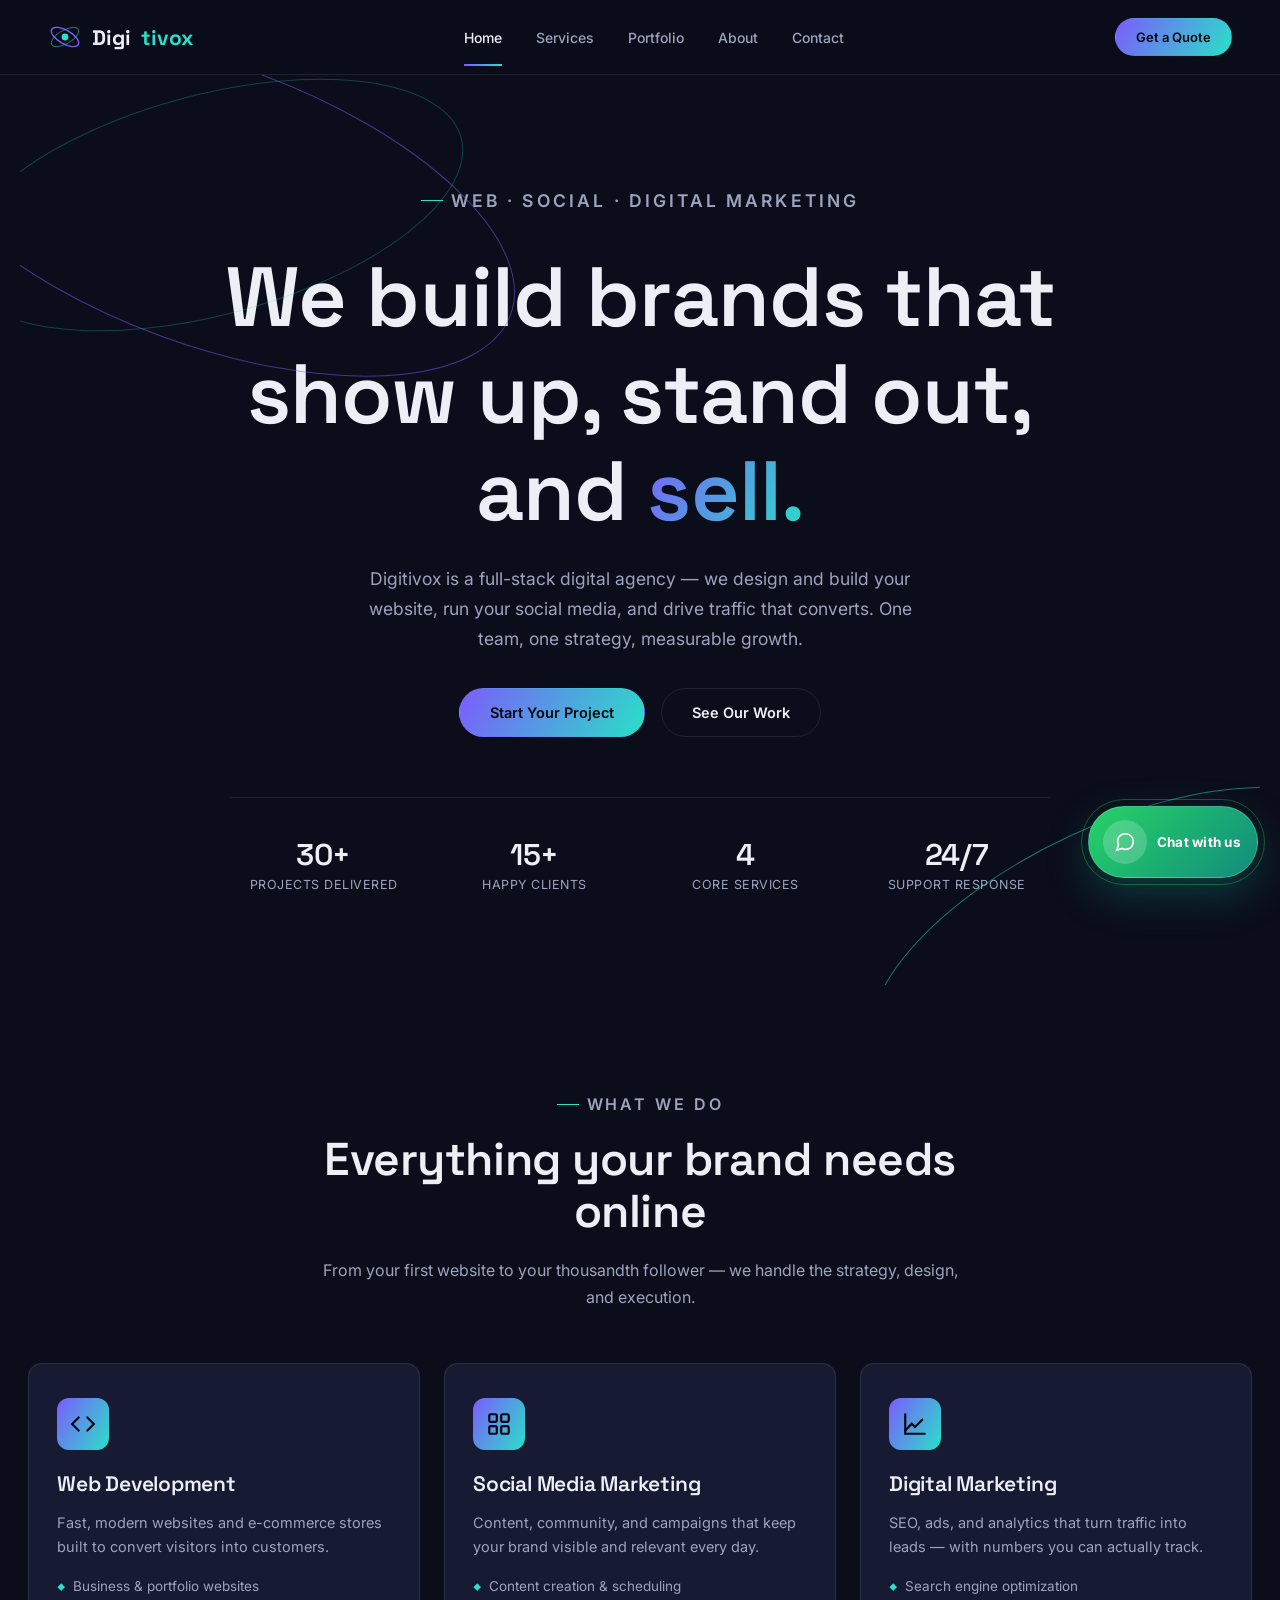
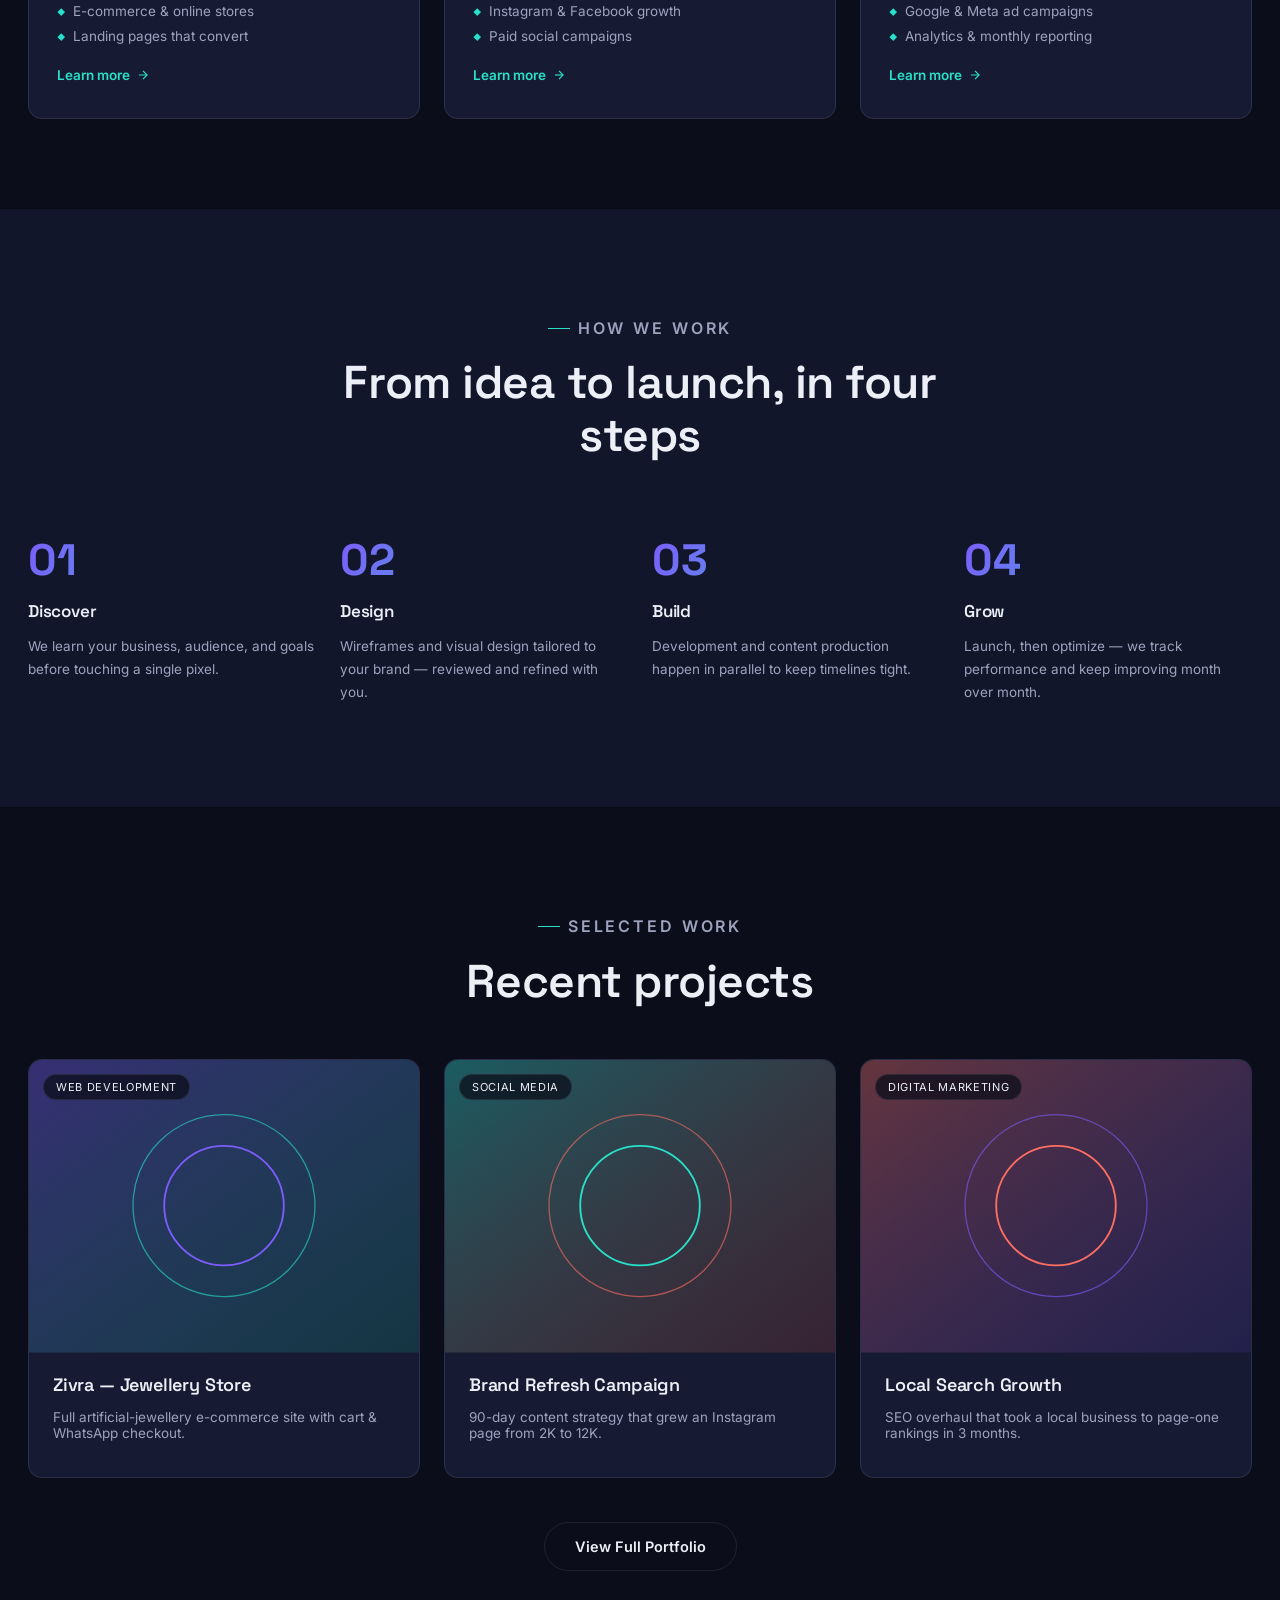
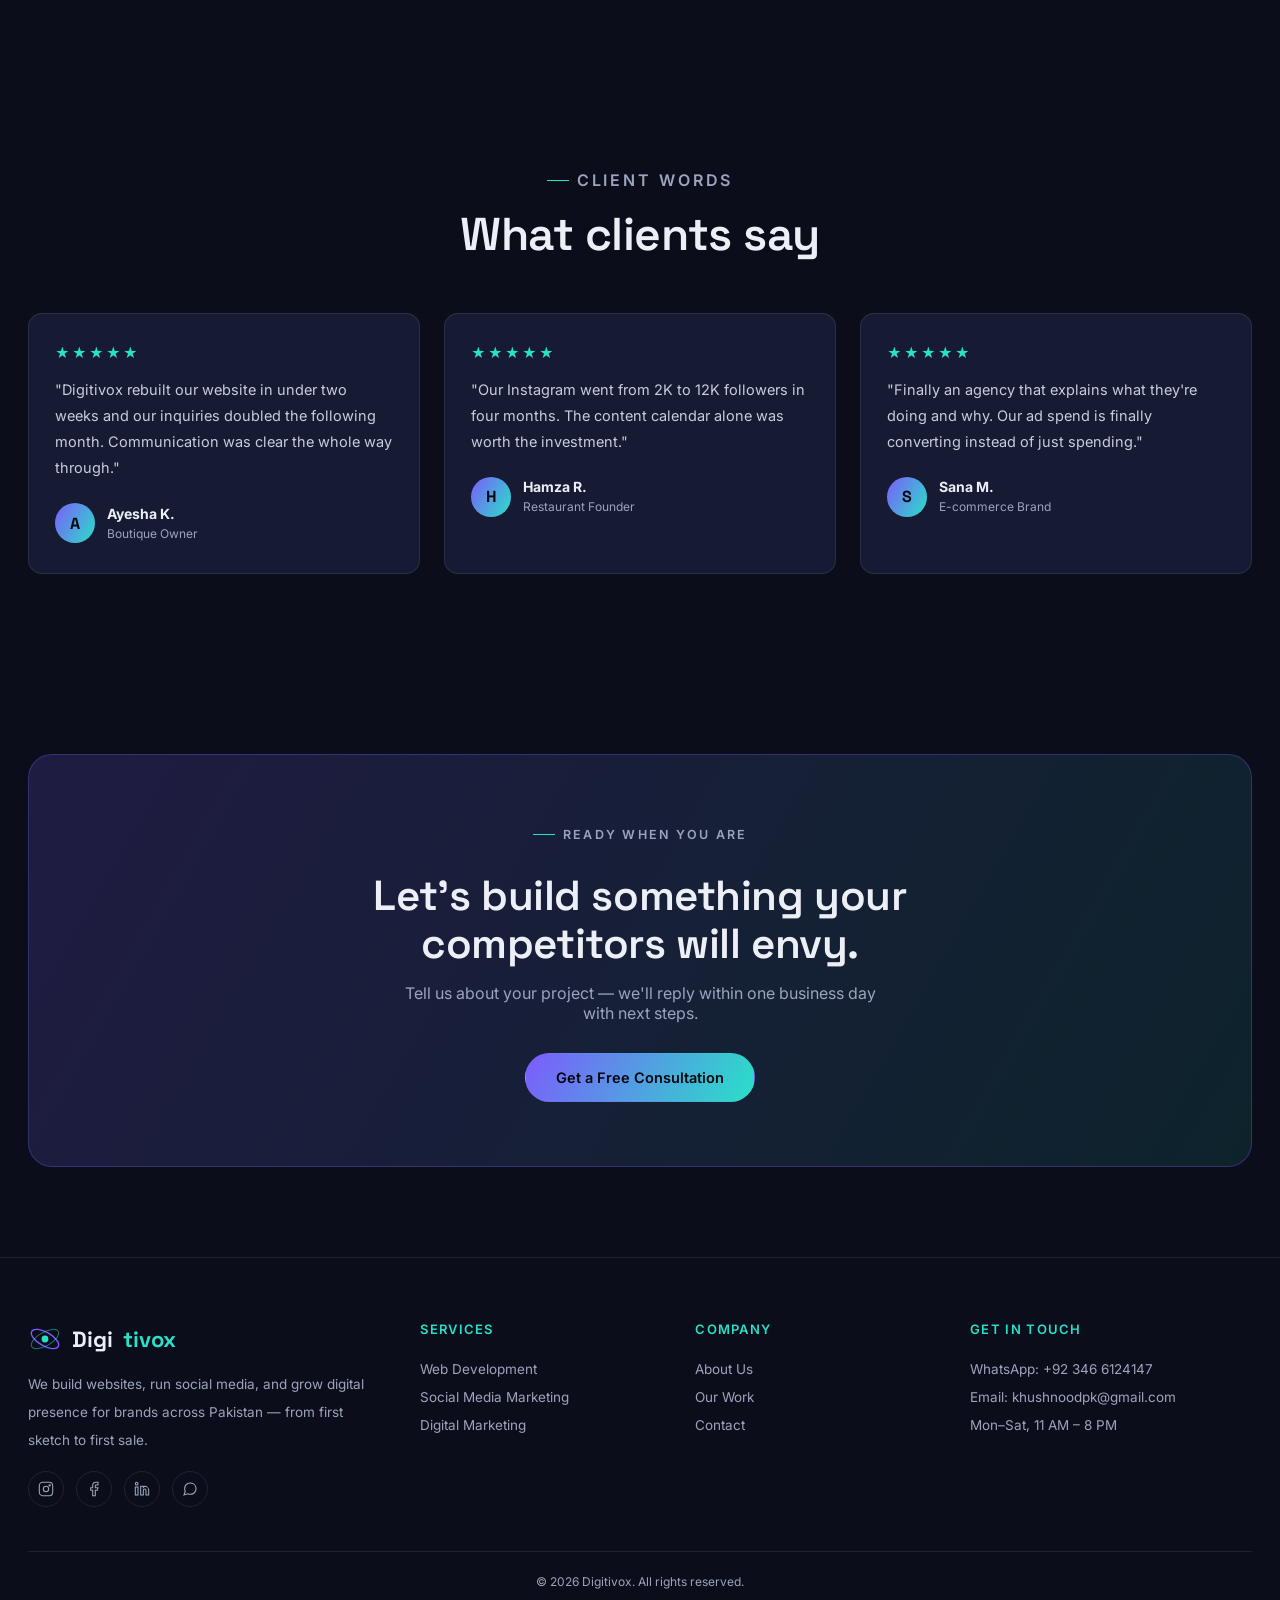
<file: index.html>
<!DOCTYPE html>
<html lang="en">
<head>
<meta charset="UTF-8">
<meta name="viewport" content="width=device-width, initial-scale=1.0">
<title>Digitivox — Web Development, Social & Digital Marketing Agency</title>
<meta name="description" content="Digitivox builds websites and runs social media & digital marketing campaigns that grow your brand. Based in Pakistan, working worldwide.">
<link rel="stylesheet" href="css/style.css?v=20260719">
</head>
<body>

<header class="site-header">
  <div class="header-inner">
    <a href="index.html" class="logo">
      <span class="orbit-mark"><svg viewBox="0 0 40 40" fill="none">
        <circle cx="20" cy="20" r="4" fill="#29E0C8"/>
        <ellipse cx="20" cy="20" rx="18" ry="8" stroke="#7C5CFC" stroke-width="1.6" transform="rotate(30 20 20)"/>
        <ellipse cx="20" cy="20" rx="18" ry="8" stroke="#29E0C8" stroke-width="1.2" opacity="0.5" transform="rotate(-30 20 20)"/>
      </svg></span>
      Digi<span>tivox</span>
    </a>
    <button class="menu-toggle" aria-label="Toggle menu"><span></span><span></span><span></span></button>
    <nav class="main-nav">
      <ul>
        <li><a href="index.html" class="active">Home</a></li>
        <li><a href="services.html">Services</a></li>
        <li><a href="portfolio.html">Portfolio</a></li>
        <li><a href="about.html">About</a></li>
        <li><a href="contact.html">Contact</a></li>
      </ul>
    </nav>
    <a href="contact.html" class="btn btn-primary btn-sm">Get a Quote</a>
  </div>
</header>

<section class="hero">
  <div class="bg-orbits">
    <svg width="700" height="700" viewBox="0 0 700 700" style="top:-220px;left:-160px;">
      <ellipse cx="350" cy="350" rx="320" ry="140" stroke="#7C5CFC" stroke-width="1" fill="none" transform="rotate(20 350 350)"/>
      <ellipse cx="350" cy="350" rx="260" ry="110" stroke="#29E0C8" stroke-width="1" fill="none" opacity="0.5" transform="rotate(-15 350 350)"/>
    </svg>
    <svg width="600" height="600" viewBox="0 0 600 600" style="bottom:-260px;right:-160px;">
      <ellipse cx="300" cy="300" rx="270" ry="120" stroke="#29E0C8" stroke-width="1" fill="none" transform="rotate(-25 300 300)"/>
    </svg>
  </div>
  <p class="eyebrow" style="justify-content:center;">Web · Social · Digital Marketing</p>
  <h1>We build brands that show up, stand out, and <span class="gradient-text">sell.</span></h1>
  <p>Digitivox is a full-stack digital agency — we design and build your website, run your social media, and drive traffic that converts. One team, one strategy, measurable growth.</p>
  <div class="hero-cta">
    <a href="contact.html" class="btn btn-primary">Start Your Project</a>
    <a href="portfolio.html" class="btn btn-outline">See Our Work</a>
  </div>
  <div class="hero-stats">
    <div><h3>30+</h3><p>Projects Delivered</p></div>
    <div><h3>15+</h3><p>Happy Clients</p></div>
    <div><h3>4</h3><p>Core Services</p></div>
    <div><h3>24/7</h3><p>Support Response</p></div>
  </div>
</section>

<section class="section" id="services">
  <div class="section-head">
    <p class="eyebrow" style="justify-content:center;">What We Do</p>
    <h2>Everything your brand needs online</h2>
    <p>From your first website to your thousandth follower — we handle the strategy, design, and execution.</p>
  </div>
  <div class="services-grid">
    <article class="service-card">
      <div class="service-icon"><svg viewBox="0 0 24 24" fill="none" stroke-width="2" stroke-linecap="round"><polyline points="16 18 22 12 16 6"/><polyline points="8 6 2 12 8 18"/></svg></div>
      <h3>Web Development</h3>
      <p>Fast, modern websites and e-commerce stores built to convert visitors into customers.</p>
      <ul>
        <li>Business & portfolio websites</li>
        <li>E-commerce & online stores</li>
        <li>Landing pages that convert</li>
      </ul>
      <a href="services.html#web-dev" class="service-link">Learn more <svg viewBox="0 0 24 24" fill="none" stroke="currentColor" stroke-width="2"><line x1="5" y1="12" x2="19" y2="12"/><polyline points="12 5 19 12 12 19"/></svg></a>
    </article>
    <article class="service-card">
      <div class="service-icon"><svg viewBox="0 0 24 24" fill="none" stroke-width="2" stroke-linecap="round"><rect x="3" y="3" width="7" height="7" rx="1.5"/><rect x="14" y="3" width="7" height="7" rx="1.5"/><rect x="3" y="14" width="7" height="7" rx="1.5"/><rect x="14" y="14" width="7" height="7" rx="1.5"/></svg></div>
      <h3>Social Media Marketing</h3>
      <p>Content, community, and campaigns that keep your brand visible and relevant every day.</p>
      <ul>
        <li>Content creation & scheduling</li>
        <li>Instagram & Facebook growth</li>
        <li>Paid social campaigns</li>
      </ul>
      <a href="services.html#social-media" class="service-link">Learn more <svg viewBox="0 0 24 24" fill="none" stroke="currentColor" stroke-width="2"><line x1="5" y1="12" x2="19" y2="12"/><polyline points="12 5 19 12 12 19"/></svg></a>
    </article>
    <article class="service-card">
      <div class="service-icon"><svg viewBox="0 0 24 24" fill="none" stroke-width="2" stroke-linecap="round"><path d="M3 3v18h18"/><path d="M18.7 8 12 14.7l-3-3L3 18"/></svg></div>
      <h3>Digital Marketing</h3>
      <p>SEO, ads, and analytics that turn traffic into leads — with numbers you can actually track.</p>
      <ul>
        <li>Search engine optimization</li>
        <li>Google & Meta ad campaigns</li>
        <li>Analytics & monthly reporting</li>
      </ul>
      <a href="services.html#digital-marketing" class="service-link">Learn more <svg viewBox="0 0 24 24" fill="none" stroke="currentColor" stroke-width="2"><line x1="5" y1="12" x2="19" y2="12"/><polyline points="12 5 19 12 12 19"/></svg></a>
    </article>
  </div>
</section>

<section class="section" style="background:var(--bg-elevated);">
  <div class="section-head">
    <p class="eyebrow" style="justify-content:center;">How We Work</p>
    <h2>From idea to launch, in four steps</h2>
  </div>
  <div class="process-row">
    <div class="process-step"><span class="process-num">01</span><h4>Discover</h4><p>We learn your business, audience, and goals before touching a single pixel.</p></div>
    <div class="process-step"><span class="process-num">02</span><h4>Design</h4><p>Wireframes and visual design tailored to your brand — reviewed and refined with you.</p></div>
    <div class="process-step"><span class="process-num">03</span><h4>Build</h4><p>Development and content production happen in parallel to keep timelines tight.</p></div>
    <div class="process-step"><span class="process-num">04</span><h4>Grow</h4><p>Launch, then optimize — we track performance and keep improving month over month.</p></div>
  </div>
</section>

<section class="section">
  <div class="section-head">
    <p class="eyebrow" style="justify-content:center;">Selected Work</p>
    <h2>Recent projects</h2>
  </div>
  <div class="work-grid" id="workPreview"></div>
  <div style="text-align:center;margin-top:44px;">
    <a href="portfolio.html" class="btn btn-outline">View Full Portfolio</a>
  </div>
</section>

<section class="section">
  <div class="section-head">
    <p class="eyebrow" style="justify-content:center;">Client Words</p>
    <h2>What clients say</h2>
  </div>
  <div class="testi-grid">
    <div class="testi-card">
      <div class="testi-stars">★★★★★</div>
      <p>"Digitivox rebuilt our website in under two weeks and our inquiries doubled the following month. Communication was clear the whole way through."</p>
      <div class="testi-person"><div class="testi-avatar">A</div><div><h5>Ayesha K.</h5><span>Boutique Owner</span></div></div>
    </div>
    <div class="testi-card">
      <div class="testi-stars">★★★★★</div>
      <p>"Our Instagram went from 2K to 12K followers in four months. The content calendar alone was worth the investment."</p>
      <div class="testi-person"><div class="testi-avatar">H</div><div><h5>Hamza R.</h5><span>Restaurant Founder</span></div></div>
    </div>
    <div class="testi-card">
      <div class="testi-stars">★★★★★</div>
      <p>"Finally an agency that explains what they're doing and why. Our ad spend is finally converting instead of just spending."</p>
      <div class="testi-person"><div class="testi-avatar">S</div><div><h5>Sana M.</h5><span>E-commerce Brand</span></div></div>
    </div>
  </div>
</section>

<section class="section">
  <div class="cta-banner">
    <p class="eyebrow" style="justify-content:center;">Ready When You Are</p>
    <h2>Let's build something your competitors will envy.</h2>
    <p>Tell us about your project — we'll reply within one business day with next steps.</p>
    <a href="contact.html" class="btn btn-primary">Get a Free Consultation</a>
  </div>
</section>

<footer class="site-footer" id="footer"></footer>

<script src="js/main.js?v=20260719"></script>
<script>
  const featured = [
    { title: "Zivra — Jewellery Store", tag: "Web Development", desc: "Full artificial-jewellery e-commerce site with cart & WhatsApp checkout.", c1: "#7C5CFC", c2: "#29E0C8" },
    { title: "Brand Refresh Campaign", tag: "Social Media", desc: "90-day content strategy that grew an Instagram page from 2K to 12K.", c1: "#29E0C8", c2: "#FF6F61" },
    { title: "Local Search Growth", tag: "Digital Marketing", desc: "SEO overhaul that took a local business to page-one rankings in 3 months.", c1: "#FF6F61", c2: "#7C5CFC" },
  ];
  document.getElementById("workPreview").innerHTML = featured.map(w => `
    <article class="work-card">
      <div class="work-media">
        <span class="work-tag">${w.tag}</span>
        <svg viewBox="0 0 300 225" preserveAspectRatio="xMidYMid slice">
          <defs><linearGradient id="g-${w.title.replace(/\s/g,'')}" x1="0" y1="0" x2="1" y2="1">
            <stop offset="0" stop-color="${w.c1}" stop-opacity="0.35"/><stop offset="1" stop-color="${w.c2}" stop-opacity="0.15"/>
          </linearGradient></defs>
          <rect width="300" height="225" fill="#12162B"/>
          <rect width="300" height="225" fill="url(#g-${w.title.replace(/\s/g,'')})"/>
          <circle cx="150" cy="112" r="46" fill="none" stroke="${w.c1}" stroke-width="1.4"/>
          <circle cx="150" cy="112" r="70" fill="none" stroke="${w.c2}" stroke-width="1" opacity="0.6"/>
        </svg>
      </div>
      <div class="work-body"><h3>${w.title}</h3><p>${w.desc}</p></div>
    </article>
  `).join("");
</script>
<a href="https://wa.me/923466124147" target="_blank" rel="noopener" class="whatsapp-float" aria-label="Chat on WhatsApp">
  <span class="whatsapp-float__icon">
    <svg viewBox="0 0 24 24" fill="none" stroke="currentColor" stroke-width="1.8">
      <path d="M21 11.5a8.38 8.38 0 0 1-.9 3.8 8.5 8.5 0 0 1-7.6 4.7 8.38 8.38 0 0 1-3.8-.9L3 21l1.9-5.7a8.38 8.38 0 0 1-.9-3.8 8.5 8.5 0 0 1 4.7-7.6 8.38 8.38 0 0 1 3.8-.9h.5a8.48 8.48 0 0 1 8 8v.5z"/>
    </svg>
  </span>
  <span class="whatsapp-float__label">Chat with us</span>
</a>
</body>
</html>
</file>
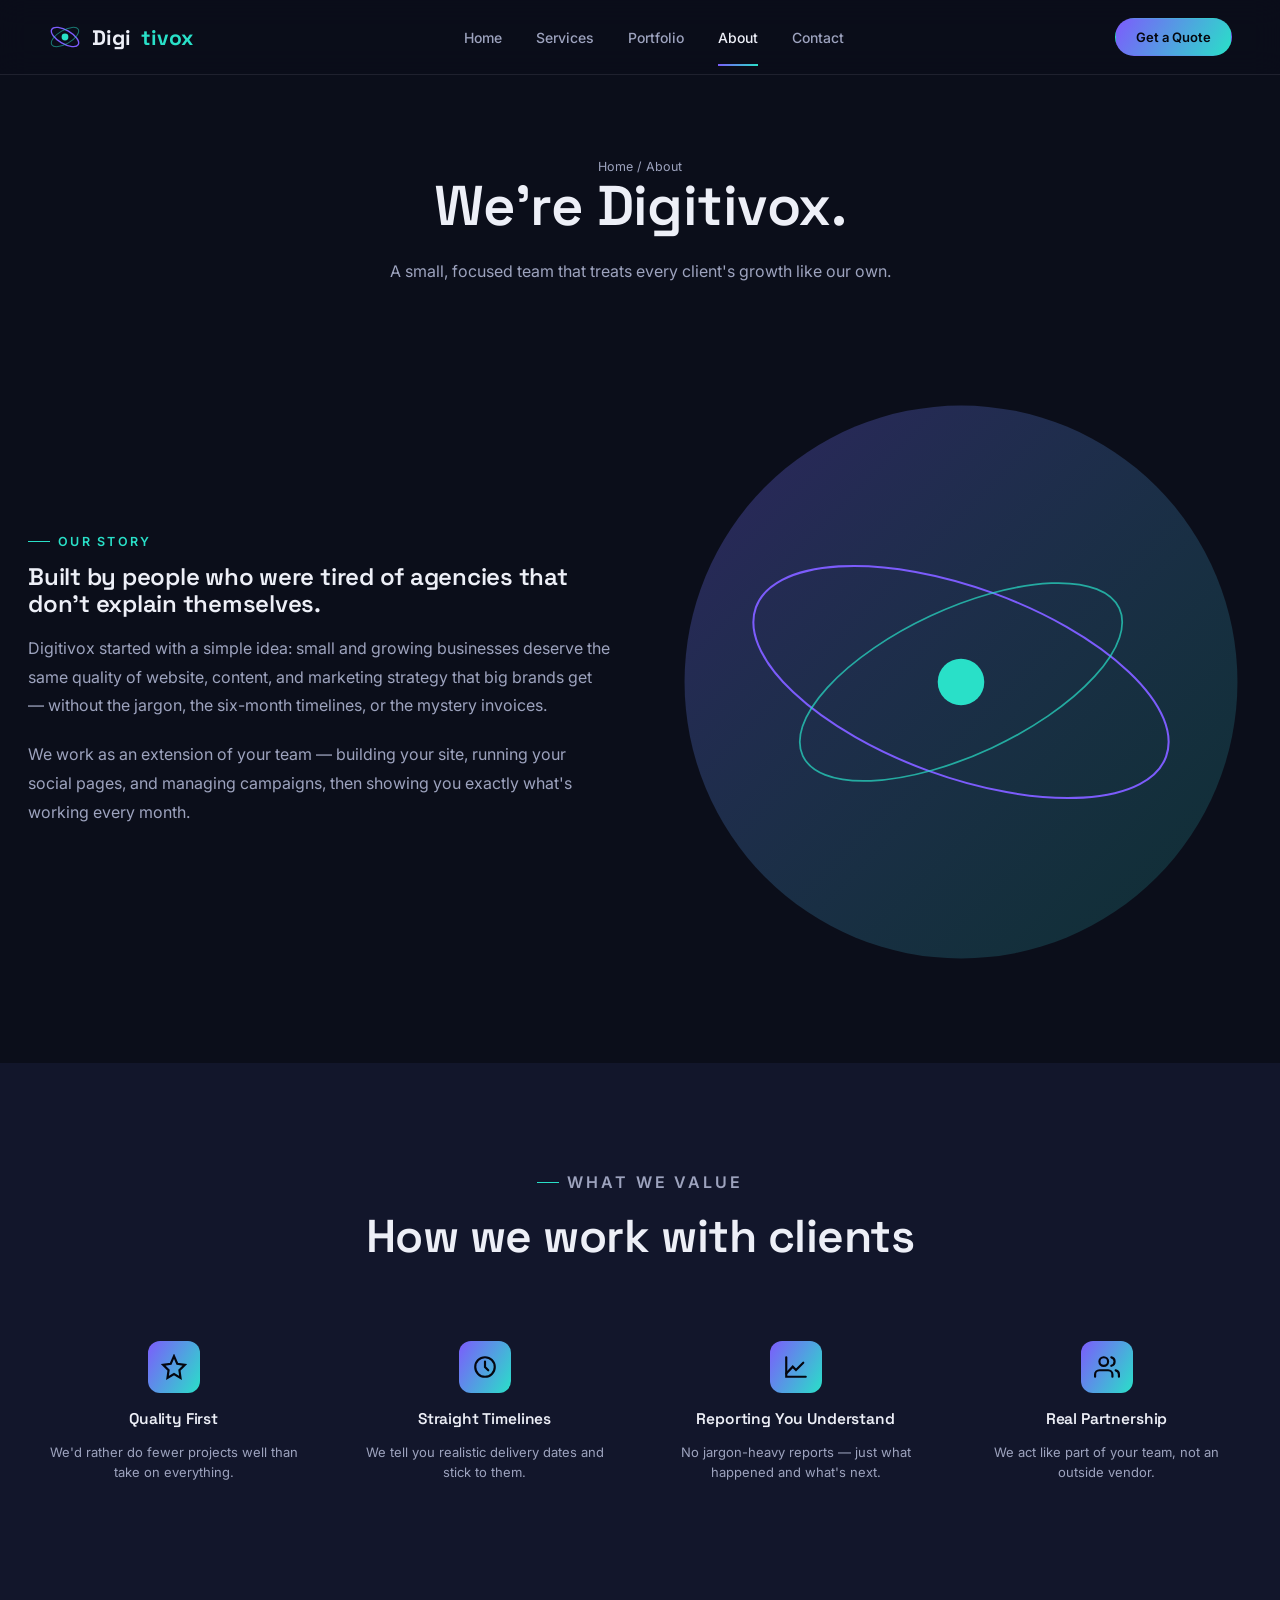
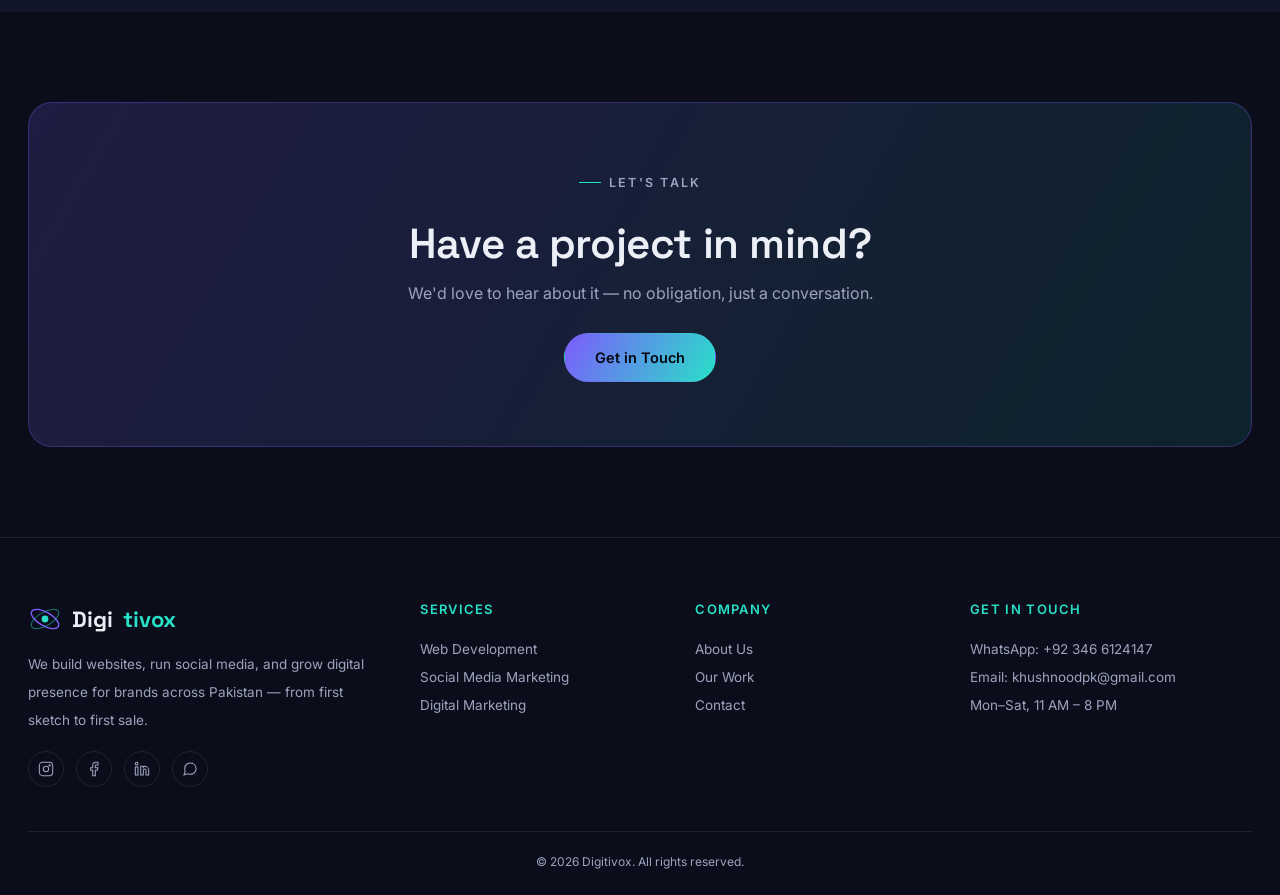
<file: about.html>
<!DOCTYPE html>
<html lang="en">
<head>
<meta charset="UTF-8">
<meta name="viewport" content="width=device-width, initial-scale=1.0">
<title>About Us — Digitivox</title>
<meta name="description" content="Digitivox is a digital agency offering web development, social media marketing, and digital marketing services.">
<link rel="stylesheet" href="css/style.css">
</head>
<body>

<header class="site-header">
  <div class="header-inner">
    <a href="index.html" class="logo">
      <span class="orbit-mark"><svg viewBox="0 0 40 40" fill="none">
        <circle cx="20" cy="20" r="4" fill="#29E0C8"/>
        <ellipse cx="20" cy="20" rx="18" ry="8" stroke="#7C5CFC" stroke-width="1.6" transform="rotate(30 20 20)"/>
        <ellipse cx="20" cy="20" rx="18" ry="8" stroke="#29E0C8" stroke-width="1.2" opacity="0.5" transform="rotate(-30 20 20)"/>
      </svg></span>
      Digi<span>tivox</span>
    </a>
    <button class="menu-toggle" aria-label="Toggle menu"><span></span><span></span><span></span></button>
    <nav class="main-nav">
      <ul>
        <li><a href="index.html">Home</a></li>
        <li><a href="services.html">Services</a></li>
        <li><a href="portfolio.html">Portfolio</a></li>
        <li><a href="about.html" class="active">About</a></li>
        <li><a href="contact.html">Contact</a></li>
      </ul>
    </nav>
    <a href="contact.html" class="btn btn-primary btn-sm">Get a Quote</a>
  </div>
</header>

<div class="page-head">
  <p class="breadcrumb"><a href="index.html">Home</a> / About</p>
  <h1>We're Digitivox.</h1>
  <p>A small, focused team that treats every client's growth like our own.</p>
</div>

<section class="section">
  <div class="about-grid">
    <div>
      <p class="eyebrow">Our Story</p>
      <h2>Built by people who were tired of agencies that don't explain themselves.</h2>
      <p style="color:var(--text-dim);line-height:1.8;margin-bottom:20px;">Digitivox started with a simple idea: small and growing businesses deserve the same quality of website, content, and marketing strategy that big brands get — without the jargon, the six-month timelines, or the mystery invoices.</p>
      <p style="color:var(--text-dim);line-height:1.8;">We work as an extension of your team — building your site, running your social pages, and managing campaigns, then showing you exactly what's working every month.</p>
    </div>
    <div class="about-art">
      <svg viewBox="0 0 400 400" width="100%">
        <defs><linearGradient id="aboutGrad" x1="0" y1="0" x2="1" y2="1"><stop offset="0" stop-color="#7C5CFC" stop-opacity="0.3"/><stop offset="1" stop-color="#29E0C8" stop-opacity="0.15"/></linearGradient></defs>
        <circle cx="200" cy="200" r="190" fill="url(#aboutGrad)"/>
        <ellipse cx="200" cy="200" rx="150" ry="65" stroke="#7C5CFC" stroke-width="1.4" fill="none" transform="rotate(20 200 200)"/>
        <ellipse cx="200" cy="200" rx="120" ry="50" stroke="#29E0C8" stroke-width="1.2" fill="none" opacity="0.7" transform="rotate(-25 200 200)"/>
        <circle cx="200" cy="200" r="16" fill="#29E0C8"/>
      </svg>
    </div>
  </div>
</section>

<section class="section" style="background:var(--bg-elevated);">
  <div class="section-head">
    <p class="eyebrow" style="justify-content:center;">What We Value</p>
    <h2>How we work with clients</h2>
  </div>
  <div class="value-grid">
    <div class="value-card">
      <div class="service-icon"><svg viewBox="0 0 24 24" fill="none" stroke-width="2" stroke-linecap="round"><path d="M12 2 15 9 22 10 17 15 18 22 12 18.5 6 22 7 15 2 10 9 9 12 2Z"/></svg></div>
      <h4>Quality First</h4>
      <p>We'd rather do fewer projects well than take on everything.</p>
    </div>
    <div class="value-card">
      <div class="service-icon"><svg viewBox="0 0 24 24" fill="none" stroke-width="2" stroke-linecap="round"><circle cx="12" cy="12" r="9"/><path d="M12 7v5l3 3"/></svg></div>
      <h4>Straight Timelines</h4>
      <p>We tell you realistic delivery dates and stick to them.</p>
    </div>
    <div class="value-card">
      <div class="service-icon"><svg viewBox="0 0 24 24" fill="none" stroke-width="2" stroke-linecap="round"><path d="M3 3v18h18"/><path d="M18.7 8 12 14.7l-3-3L3 18"/></svg></div>
      <h4>Reporting You Understand</h4>
      <p>No jargon-heavy reports — just what happened and what's next.</p>
    </div>
    <div class="value-card">
      <div class="service-icon"><svg viewBox="0 0 24 24" fill="none" stroke-width="2" stroke-linecap="round"><path d="M17 21v-2a4 4 0 0 0-4-4H5a4 4 0 0 0-4 4v2"/><circle cx="9" cy="7" r="4"/><path d="M23 21v-2a4 4 0 0 0-3-3.87"/><path d="M16 3.13a4 4 0 0 1 0 7.75"/></svg></div>
      <h4>Real Partnership</h4>
      <p>We act like part of your team, not an outside vendor.</p>
    </div>
  </div>
</section>

<section class="section">
  <div class="cta-banner">
    <p class="eyebrow" style="justify-content:center;">Let's Talk</p>
    <h2>Have a project in mind?</h2>
    <p>We'd love to hear about it — no obligation, just a conversation.</p>
    <a href="contact.html" class="btn btn-primary">Get in Touch</a>
  </div>
</section>

<footer class="site-footer" id="footer"></footer>
<script src="js/main.js"></script>
</body>
</html>
</file>
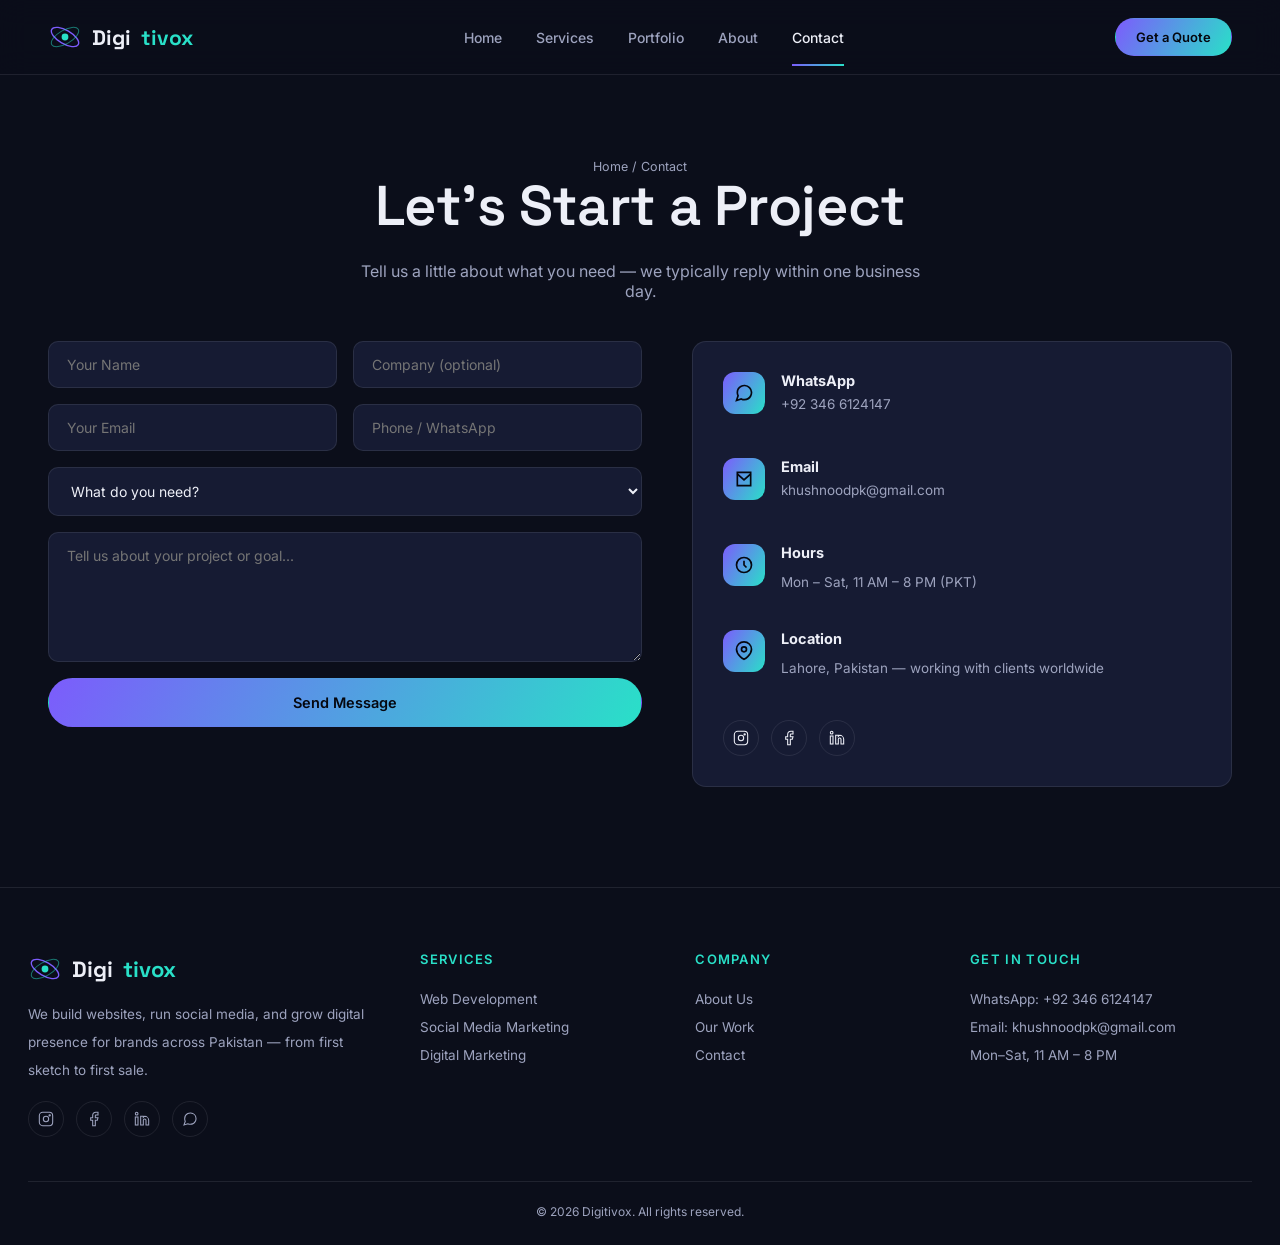
<file: contact.html>
<!DOCTYPE html>
<html lang="en">
<head>
<meta charset="UTF-8">
<meta name="viewport" content="width=device-width, initial-scale=1.0">
<title>Contact Us — Digitivox</title>
<meta name="description" content="Get in touch with Digitivox for web development, social media marketing, and digital marketing services.">
<link rel="stylesheet" href="css/style.css">
</head>
<body>

<header class="site-header">
  <div class="header-inner">
    <a href="index.html" class="logo">
      <span class="orbit-mark"><svg viewBox="0 0 40 40" fill="none">
        <circle cx="20" cy="20" r="4" fill="#29E0C8"/>
        <ellipse cx="20" cy="20" rx="18" ry="8" stroke="#7C5CFC" stroke-width="1.6" transform="rotate(30 20 20)"/>
        <ellipse cx="20" cy="20" rx="18" ry="8" stroke="#29E0C8" stroke-width="1.2" opacity="0.5" transform="rotate(-30 20 20)"/>
      </svg></span>
      Digi<span>tivox</span>
    </a>
    <button class="menu-toggle" aria-label="Toggle menu"><span></span><span></span><span></span></button>
    <nav class="main-nav">
      <ul>
        <li><a href="index.html">Home</a></li>
        <li><a href="services.html">Services</a></li>
        <li><a href="portfolio.html">Portfolio</a></li>
        <li><a href="about.html">About</a></li>
        <li><a href="contact.html" class="active">Contact</a></li>
      </ul>
    </nav>
    <a href="contact.html" class="btn btn-primary btn-sm">Get a Quote</a>
  </div>
</header>

<div class="page-head">
  <p class="breadcrumb"><a href="index.html">Home</a> / Contact</p>
  <h1>Let's Start a Project</h1>
  <p>Tell us a little about what you need — we typically reply within one business day.</p>
</div>

<div class="contact-grid">
  <form class="contact-form">
    <div class="form-row">
      <input type="text" placeholder="Your Name" required>
      <input type="text" placeholder="Company (optional)">
    </div>
    <div class="form-row">
      <input type="email" placeholder="Your Email" required>
      <input type="tel" placeholder="Phone / WhatsApp">
    </div>
    <select required>
      <option value="" disabled selected>What do you need?</option>
      <option>Web Development</option>
      <option>Social Media Marketing</option>
      <option>Digital Marketing</option>
      <option>Not Sure — Let's Discuss</option>
    </select>
    <textarea placeholder="Tell us about your project or goal..." required></textarea>
    <button type="submit" class="btn btn-primary">Send Message</button>
  </form>

  <div class="contact-card">
    <div class="contact-row">
      <div class="service-icon"><svg viewBox="0 0 24 24" fill="none" stroke="#05070F" stroke-width="2"><path d="M21 11.5a8.38 8.38 0 0 1-.9 3.8 8.5 8.5 0 0 1-7.6 4.7 8.38 8.38 0 0 1-3.8-.9L3 21l1.9-5.7a8.38 8.38 0 0 1-.9-3.8 8.5 8.5 0 0 1 4.7-7.6 8.38 8.38 0 0 1 3.8-.9h.5a8.48 8.48 0 0 1 8 8v.5z"/></svg></div>
      <div><h5>WhatsApp</h5><a href="https://wa.me/923466124147" target="_blank" rel="noopener">+92 346 6124147</a></div>
    </div>
    <div class="contact-row">
      <div class="service-icon"><svg viewBox="0 0 24 24" fill="none" stroke="#05070F" stroke-width="2"><path d="M4 4h16v16H4z"/><path d="m4 6 8 7 8-7"/></svg></div>
      <div><h5>Email</h5><a href="mailto:khushnoodpk@gmail.com">khushnoodpk@gmail.com</a></div>
    </div>
    <div class="contact-row">
      <div class="service-icon"><svg viewBox="0 0 24 24" fill="none" stroke="#05070F" stroke-width="2"><circle cx="12" cy="12" r="9"/><path d="M12 7v5l3 3"/></svg></div>
      <div><h5>Hours</h5><p>Mon – Sat, 11 AM – 8 PM (PKT)</p></div>
    </div>
    <div class="contact-row">
      <div class="service-icon"><svg viewBox="0 0 24 24" fill="none" stroke="#05070F" stroke-width="2"><path d="M21 10c0 7-9 12-9 12S3 17 3 10a9 9 0 0 1 18 0Z"/><circle cx="12" cy="10" r="3"/></svg></div>
      <div><h5>Location</h5><p>Lahore, Pakistan — working with clients worldwide</p></div>
    </div>
    <div class="social-row">
      <a href="https://instagram.com" aria-label="Instagram" target="_blank" rel="noopener"><svg width="16" height="16" viewBox="0 0 24 24" fill="none" stroke="currentColor" stroke-width="1.6"><rect x="2" y="2" width="20" height="20" rx="5"/><circle cx="12" cy="12" r="4"/><circle cx="17.5" cy="6.5" r="1"/></svg></a>
      <a href="https://facebook.com" aria-label="Facebook" target="_blank" rel="noopener"><svg width="16" height="16" viewBox="0 0 24 24" fill="none" stroke="currentColor" stroke-width="1.6"><path d="M18 2h-3a5 5 0 0 0-5 5v3H7v4h3v8h4v-8h3l1-4h-4V7a1 1 0 0 1 1-1h3z"/></svg></a>
      <a href="https://linkedin.com" aria-label="LinkedIn" target="_blank" rel="noopener"><svg width="16" height="16" viewBox="0 0 24 24" fill="none" stroke="currentColor" stroke-width="1.6"><path d="M16 8a6 6 0 0 1 6 6v7h-4v-7a2 2 0 0 0-4 0v7h-4V8h4v1.5A6 6 0 0 1 16 8z"/><rect x="2" y="9" width="4" height="12"/><circle cx="4" cy="4" r="2"/></svg></a>
    </div>
  </div>
</div>

<footer class="site-footer" id="footer"></footer>
<script src="js/main.js"></script>
</body>
</html>
</file>
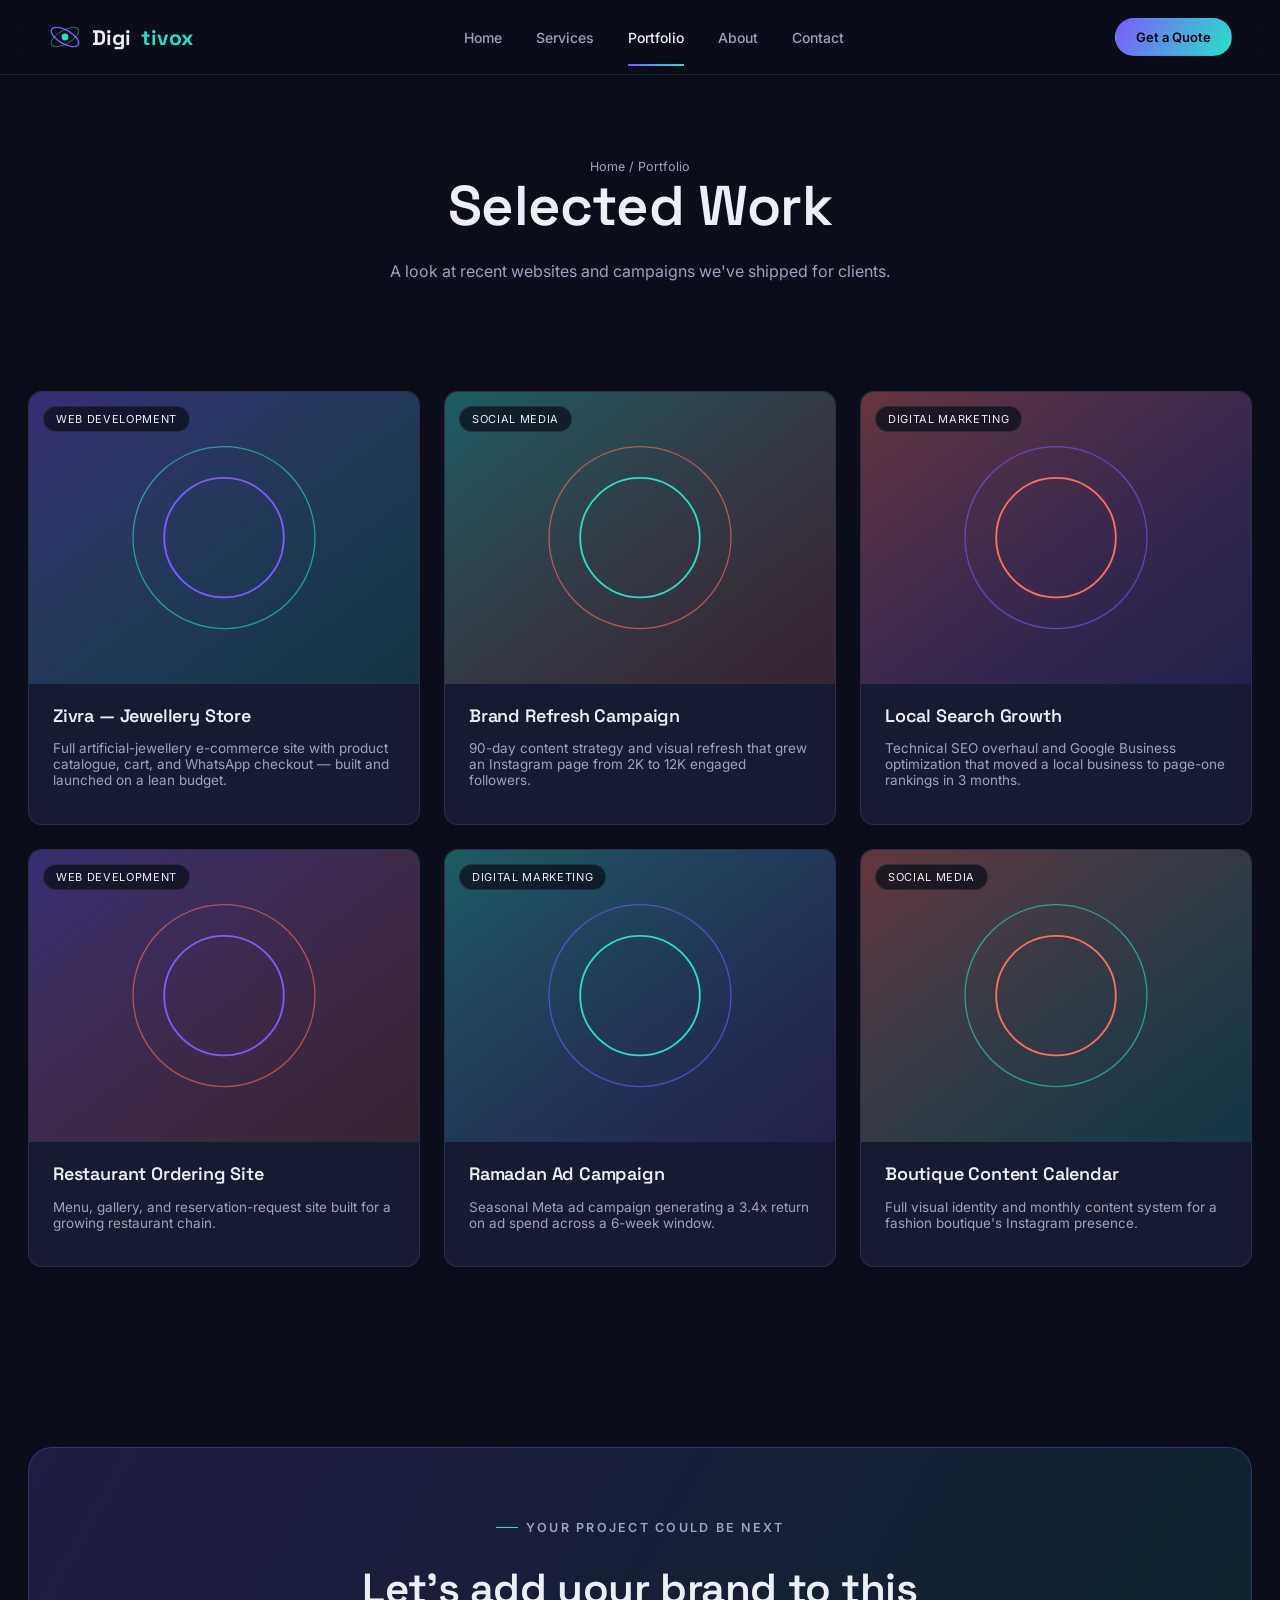
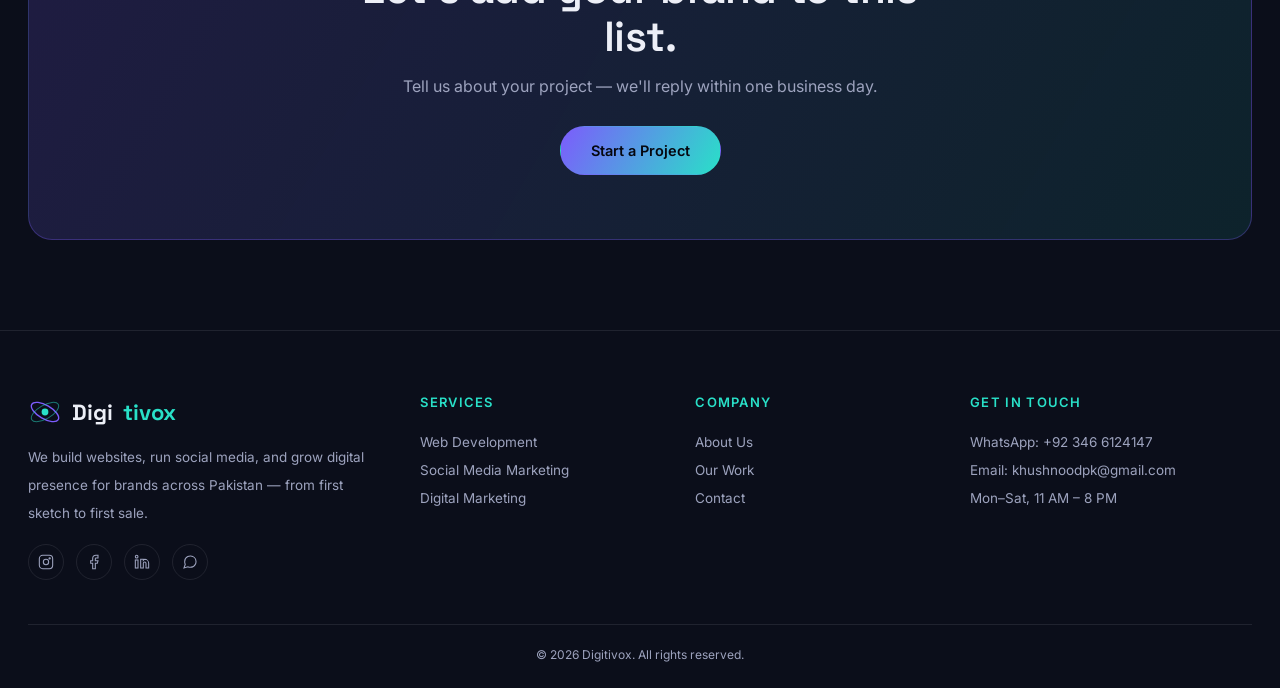
<file: portfolio.html>
<!DOCTYPE html>
<html lang="en">
<head>
<meta charset="UTF-8">
<meta name="viewport" content="width=device-width, initial-scale=1.0">
<title>Portfolio — Digitivox</title>
<meta name="description" content="Selected web development, social media, and digital marketing projects by Digitivox.">
<link rel="stylesheet" href="css/style.css">
</head>
<body>

<header class="site-header">
  <div class="header-inner">
    <a href="index.html" class="logo">
      <span class="orbit-mark"><svg viewBox="0 0 40 40" fill="none">
        <circle cx="20" cy="20" r="4" fill="#29E0C8"/>
        <ellipse cx="20" cy="20" rx="18" ry="8" stroke="#7C5CFC" stroke-width="1.6" transform="rotate(30 20 20)"/>
        <ellipse cx="20" cy="20" rx="18" ry="8" stroke="#29E0C8" stroke-width="1.2" opacity="0.5" transform="rotate(-30 20 20)"/>
      </svg></span>
      Digi<span>tivox</span>
    </a>
    <button class="menu-toggle" aria-label="Toggle menu"><span></span><span></span><span></span></button>
    <nav class="main-nav">
      <ul>
        <li><a href="index.html">Home</a></li>
        <li><a href="services.html">Services</a></li>
        <li><a href="portfolio.html" class="active">Portfolio</a></li>
        <li><a href="about.html">About</a></li>
        <li><a href="contact.html">Contact</a></li>
      </ul>
    </nav>
    <a href="contact.html" class="btn btn-primary btn-sm">Get a Quote</a>
  </div>
</header>

<div class="page-head">
  <p class="breadcrumb"><a href="index.html">Home</a> / Portfolio</p>
  <h1>Selected Work</h1>
  <p>A look at recent websites and campaigns we've shipped for clients.</p>
</div>

<section class="section">
  <div class="work-grid" id="workGrid"></div>
</section>

<section class="section">
  <div class="cta-banner">
    <p class="eyebrow" style="justify-content:center;">Your Project Could Be Next</p>
    <h2>Let's add your brand to this list.</h2>
    <p>Tell us about your project — we'll reply within one business day.</p>
    <a href="contact.html" class="btn btn-primary">Start a Project</a>
  </div>
</section>

<footer class="site-footer" id="footer"></footer>
<script src="js/main.js"></script>
<script>
  const projects = [
    { title: "Zivra — Jewellery Store", tag: "Web Development", desc: "Full artificial-jewellery e-commerce site with product catalogue, cart, and WhatsApp checkout — built and launched on a lean budget.", c1: "#7C5CFC", c2: "#29E0C8" },
    { title: "Brand Refresh Campaign", tag: "Social Media", desc: "90-day content strategy and visual refresh that grew an Instagram page from 2K to 12K engaged followers.", c1: "#29E0C8", c2: "#FF6F61" },
    { title: "Local Search Growth", tag: "Digital Marketing", desc: "Technical SEO overhaul and Google Business optimization that moved a local business to page-one rankings in 3 months.", c1: "#FF6F61", c2: "#7C5CFC" },
    { title: "Restaurant Ordering Site", tag: "Web Development", desc: "Menu, gallery, and reservation-request site built for a growing restaurant chain.", c1: "#7C5CFC", c2: "#FF6F61" },
    { title: "Ramadan Ad Campaign", tag: "Digital Marketing", desc: "Seasonal Meta ad campaign generating a 3.4x return on ad spend across a 6-week window.", c1: "#29E0C8", c2: "#7C5CFC" },
    { title: "Boutique Content Calendar", tag: "Social Media", desc: "Full visual identity and monthly content system for a fashion boutique's Instagram presence.", c1: "#FF6F61", c2: "#29E0C8" },
  ];
  document.getElementById("workGrid").innerHTML = projects.map(w => `
    <article class="work-card">
      <div class="work-media">
        <span class="work-tag">${w.tag}</span>
        <svg viewBox="0 0 300 225" preserveAspectRatio="xMidYMid slice">
          <defs><linearGradient id="g-${w.title.replace(/\s/g,'')}" x1="0" y1="0" x2="1" y2="1">
            <stop offset="0" stop-color="${w.c1}" stop-opacity="0.35"/><stop offset="1" stop-color="${w.c2}" stop-opacity="0.15"/>
          </linearGradient></defs>
          <rect width="300" height="225" fill="#12162B"/>
          <rect width="300" height="225" fill="url(#g-${w.title.replace(/\s/g,'')})"/>
          <circle cx="150" cy="112" r="46" fill="none" stroke="${w.c1}" stroke-width="1.4"/>
          <circle cx="150" cy="112" r="70" fill="none" stroke="${w.c2}" stroke-width="1" opacity="0.6"/>
        </svg>
      </div>
      <div class="work-body"><h3>${w.title}</h3><p>${w.desc}</p></div>
    </article>
  `).join("");
</script>
</body>
</html>
</file>
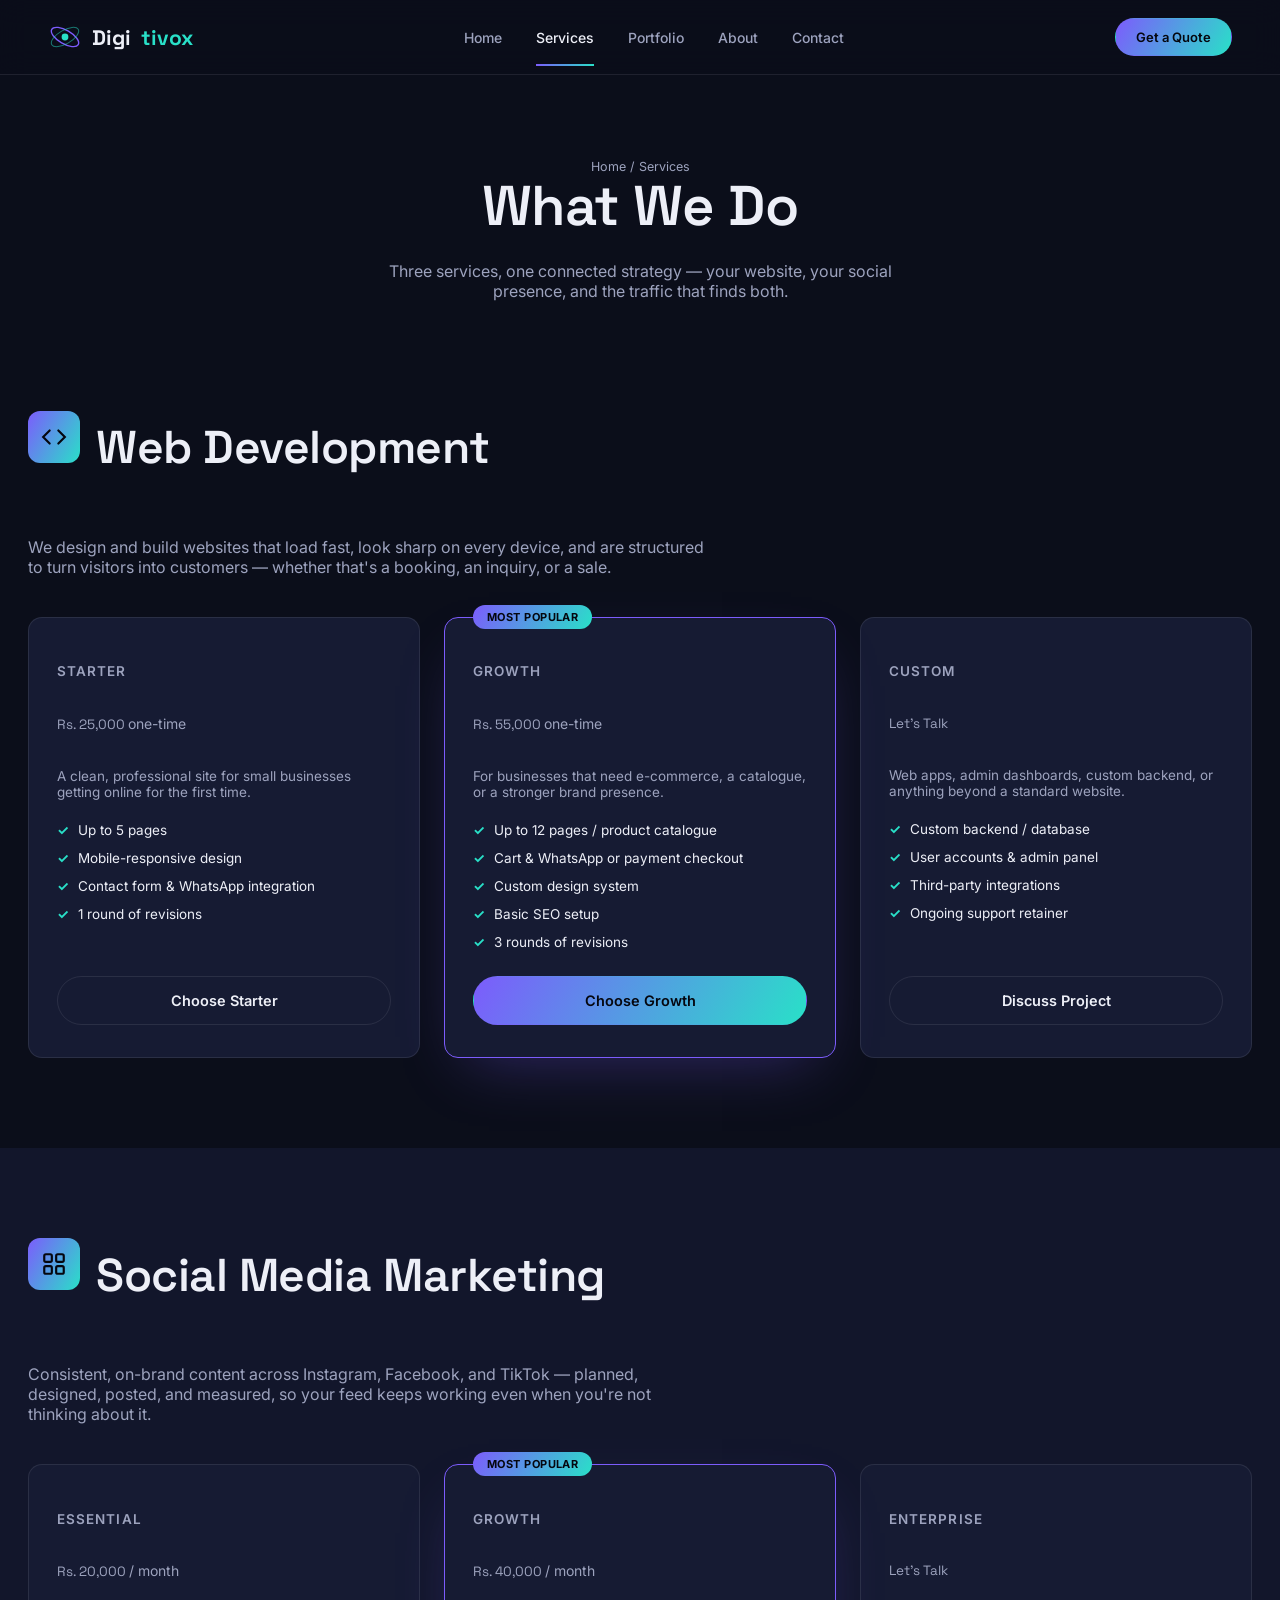
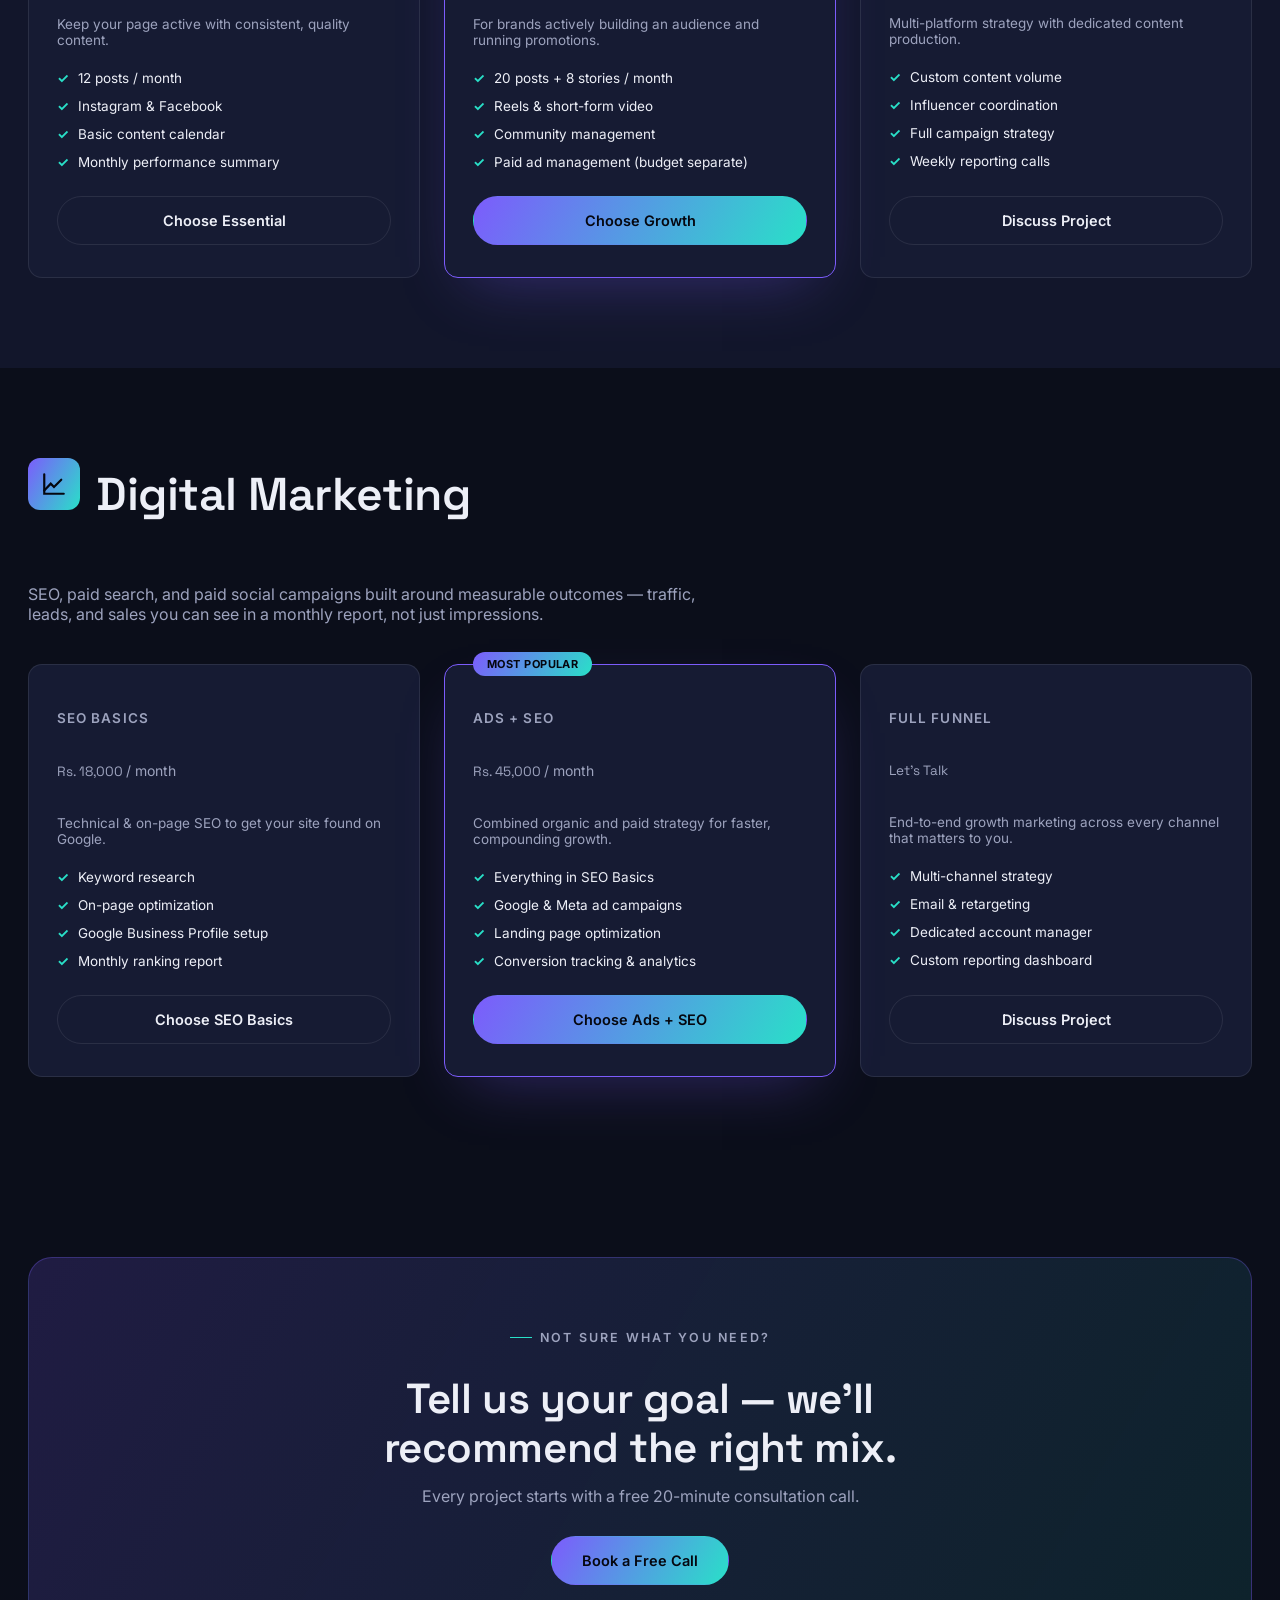
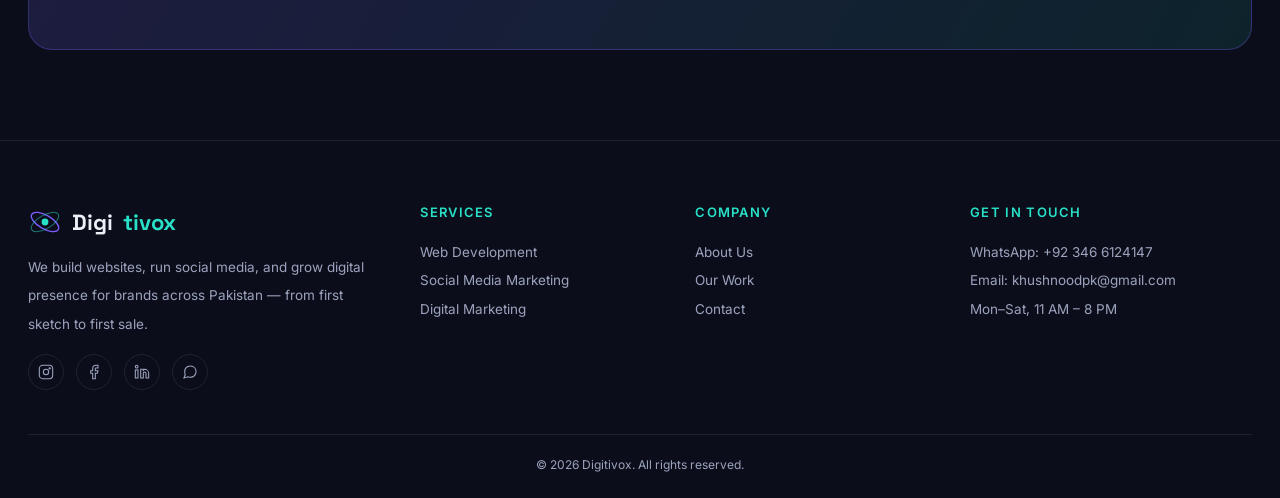
<file: services.html>
<!DOCTYPE html>
<html lang="en">
<head>
<meta charset="UTF-8">
<meta name="viewport" content="width=device-width, initial-scale=1.0">
<title>Services — Digitivox</title>
<meta name="description" content="Web development, social media marketing, and digital marketing services from Digitivox.">
<link rel="stylesheet" href="css/style.css">
</head>
<body>

<header class="site-header">
  <div class="header-inner">
    <a href="index.html" class="logo">
      <span class="orbit-mark"><svg viewBox="0 0 40 40" fill="none">
        <circle cx="20" cy="20" r="4" fill="#29E0C8"/>
        <ellipse cx="20" cy="20" rx="18" ry="8" stroke="#7C5CFC" stroke-width="1.6" transform="rotate(30 20 20)"/>
        <ellipse cx="20" cy="20" rx="18" ry="8" stroke="#29E0C8" stroke-width="1.2" opacity="0.5" transform="rotate(-30 20 20)"/>
      </svg></span>
      Digi<span>tivox</span>
    </a>
    <button class="menu-toggle" aria-label="Toggle menu"><span></span><span></span><span></span></button>
    <nav class="main-nav">
      <ul>
        <li><a href="index.html">Home</a></li>
        <li><a href="services.html" class="active">Services</a></li>
        <li><a href="portfolio.html">Portfolio</a></li>
        <li><a href="about.html">About</a></li>
        <li><a href="contact.html">Contact</a></li>
      </ul>
    </nav>
    <a href="contact.html" class="btn btn-primary btn-sm">Get a Quote</a>
  </div>
</header>

<div class="page-head">
  <p class="breadcrumb"><a href="index.html">Home</a> / Services</p>
  <h1>What We Do</h1>
  <p>Three services, one connected strategy — your website, your social presence, and the traffic that finds both.</p>
</div>

<section class="section" id="web-dev">
  <div class="section-head left" style="max-width:100%;display:flex;align-items:center;gap:16px;">
    <div class="service-icon"><svg viewBox="0 0 24 24" fill="none" stroke-width="2" stroke-linecap="round"><polyline points="16 18 22 12 16 6"/><polyline points="8 6 2 12 8 18"/></svg></div>
    <div><h2 style="margin:0;">Web Development</h2></div>
  </div>
  <p style="max-width:680px;color:var(--text-dim);margin-bottom:40px;">We design and build websites that load fast, look sharp on every device, and are structured to turn visitors into customers — whether that's a booking, an inquiry, or a sale.</p>
  <div class="pricing-grid">
    <div class="price-card">
      <p class="price-tier">Starter</p>
      <p class="price-amount">Rs. 25,000 <span>one-time</span></p>
      <p>A clean, professional site for small businesses getting online for the first time.</p>
      <ul>
        <li>Up to 5 pages</li>
        <li>Mobile-responsive design</li>
        <li>Contact form & WhatsApp integration</li>
        <li>1 round of revisions</li>
      </ul>
      <a href="contact.html" class="btn btn-outline">Choose Starter</a>
    </div>
    <div class="price-card featured">
      <p class="price-tier">Growth</p>
      <p class="price-amount">Rs. 55,000 <span>one-time</span></p>
      <p>For businesses that need e-commerce, a catalogue, or a stronger brand presence.</p>
      <ul>
        <li>Up to 12 pages / product catalogue</li>
        <li>Cart & WhatsApp or payment checkout</li>
        <li>Custom design system</li>
        <li>Basic SEO setup</li>
        <li>3 rounds of revisions</li>
      </ul>
      <a href="contact.html" class="btn btn-primary">Choose Growth</a>
    </div>
    <div class="price-card">
      <p class="price-tier">Custom</p>
      <p class="price-amount">Let's Talk</p>
      <p>Web apps, admin dashboards, custom backend, or anything beyond a standard website.</p>
      <ul>
        <li>Custom backend / database</li>
        <li>User accounts & admin panel</li>
        <li>Third-party integrations</li>
        <li>Ongoing support retainer</li>
      </ul>
      <a href="contact.html" class="btn btn-outline">Discuss Project</a>
    </div>
  </div>
</section>

<section class="section" id="social-media" style="background:var(--bg-elevated);">
  <div class="section-head left" style="max-width:100%;display:flex;align-items:center;gap:16px;">
    <div class="service-icon"><svg viewBox="0 0 24 24" fill="none" stroke-width="2" stroke-linecap="round"><rect x="3" y="3" width="7" height="7" rx="1.5"/><rect x="14" y="3" width="7" height="7" rx="1.5"/><rect x="3" y="14" width="7" height="7" rx="1.5"/><rect x="14" y="14" width="7" height="7" rx="1.5"/></svg></div>
    <div><h2 style="margin:0;">Social Media Marketing</h2></div>
  </div>
  <p style="max-width:680px;color:var(--text-dim);margin-bottom:40px;">Consistent, on-brand content across Instagram, Facebook, and TikTok — planned, designed, posted, and measured, so your feed keeps working even when you're not thinking about it.</p>
  <div class="pricing-grid">
    <div class="price-card">
      <p class="price-tier">Essential</p>
      <p class="price-amount">Rs. 20,000 <span>/ month</span></p>
      <p>Keep your page active with consistent, quality content.</p>
      <ul>
        <li>12 posts / month</li>
        <li>Instagram & Facebook</li>
        <li>Basic content calendar</li>
        <li>Monthly performance summary</li>
      </ul>
      <a href="contact.html" class="btn btn-outline">Choose Essential</a>
    </div>
    <div class="price-card featured">
      <p class="price-tier">Growth</p>
      <p class="price-amount">Rs. 40,000 <span>/ month</span></p>
      <p>For brands actively building an audience and running promotions.</p>
      <ul>
        <li>20 posts + 8 stories / month</li>
        <li>Reels & short-form video</li>
        <li>Community management</li>
        <li>Paid ad management (budget separate)</li>
      </ul>
      <a href="contact.html" class="btn btn-primary">Choose Growth</a>
    </div>
    <div class="price-card">
      <p class="price-tier">Enterprise</p>
      <p class="price-amount">Let's Talk</p>
      <p>Multi-platform strategy with dedicated content production.</p>
      <ul>
        <li>Custom content volume</li>
        <li>Influencer coordination</li>
        <li>Full campaign strategy</li>
        <li>Weekly reporting calls</li>
      </ul>
      <a href="contact.html" class="btn btn-outline">Discuss Project</a>
    </div>
  </div>
</section>

<section class="section" id="digital-marketing">
  <div class="section-head left" style="max-width:100%;display:flex;align-items:center;gap:16px;">
    <div class="service-icon"><svg viewBox="0 0 24 24" fill="none" stroke-width="2" stroke-linecap="round"><path d="M3 3v18h18"/><path d="M18.7 8 12 14.7l-3-3L3 18"/></svg></div>
    <div><h2 style="margin:0;">Digital Marketing</h2></div>
  </div>
  <p style="max-width:680px;color:var(--text-dim);margin-bottom:40px;">SEO, paid search, and paid social campaigns built around measurable outcomes — traffic, leads, and sales you can see in a monthly report, not just impressions.</p>
  <div class="pricing-grid">
    <div class="price-card">
      <p class="price-tier">SEO Basics</p>
      <p class="price-amount">Rs. 18,000 <span>/ month</span></p>
      <p>Technical & on-page SEO to get your site found on Google.</p>
      <ul>
        <li>Keyword research</li>
        <li>On-page optimization</li>
        <li>Google Business Profile setup</li>
        <li>Monthly ranking report</li>
      </ul>
      <a href="contact.html" class="btn btn-outline">Choose SEO Basics</a>
    </div>
    <div class="price-card featured">
      <p class="price-tier">Ads + SEO</p>
      <p class="price-amount">Rs. 45,000 <span>/ month</span></p>
      <p>Combined organic and paid strategy for faster, compounding growth.</p>
      <ul>
        <li>Everything in SEO Basics</li>
        <li>Google & Meta ad campaigns</li>
        <li>Landing page optimization</li>
        <li>Conversion tracking & analytics</li>
      </ul>
      <a href="contact.html" class="btn btn-primary">Choose Ads + SEO</a>
    </div>
    <div class="price-card">
      <p class="price-tier">Full Funnel</p>
      <p class="price-amount">Let's Talk</p>
      <p>End-to-end growth marketing across every channel that matters to you.</p>
      <ul>
        <li>Multi-channel strategy</li>
        <li>Email & retargeting</li>
        <li>Dedicated account manager</li>
        <li>Custom reporting dashboard</li>
      </ul>
      <a href="contact.html" class="btn btn-outline">Discuss Project</a>
    </div>
  </div>
</section>

<section class="section">
  <div class="cta-banner">
    <p class="eyebrow" style="justify-content:center;">Not Sure What You Need?</p>
    <h2>Tell us your goal — we'll recommend the right mix.</h2>
    <p>Every project starts with a free 20-minute consultation call.</p>
    <a href="contact.html" class="btn btn-primary">Book a Free Call</a>
  </div>
</section>

<footer class="site-footer" id="footer"></footer>
<script src="js/main.js"></script>
</body>
</html>
</file>
<file: css/style.css>
/* ==========================================================================
   DIGITIVOX — Digital Agency Stylesheet
   Design tokens in :root control the whole theme.
   ========================================================================== */

@import url('https://fonts.googleapis.com/css2?family=Space+Grotesk:wght@400;500;600;700&family=Inter:wght@300;400;500;600&display=swap');

:root {
  /* Color */
  --bg:          #0B0E1A;
  --bg-elevated: #12162B;
  --bg-card:     #161B33;
  --line:        rgba(237,239,247,0.09);
  --text:        #EDEFF7;
  --text-dim:    #9DA3BE;
  --violet:      #7C5CFC;
  --violet-dim:  #5B45B8;
  --cyan:        #29E0C8;
  --coral:       #FF6F61;
  --gradient:    linear-gradient(120deg, var(--violet), var(--cyan));

  /* Type */
  --font-display: 'Space Grotesk', sans-serif;
  --font-body: 'Inter', sans-serif;

  /* Layout */
  --max-w: 1240px;
  --radius: 14px;
  --shadow: 0 24px 60px -24px rgba(124,92,252,0.35);
}

* { box-sizing: border-box; }
html { scroll-behavior: smooth; overflow-x: hidden; }
body {
  margin: 0;
  background: var(--bg);
  color: var(--text);
  font-family: var(--font-body);
  -webkit-font-smoothing: antialiased;
  
}
img { max-width: 100%; display: block; }
a { color: inherit; text-decoration: none; }
ul { list-style: none; margin: 0; padding: 0; }
button { font-family: inherit; cursor: pointer; }
h1, h2, h3, h4 {
  font-family: var(--font-display);
  font-weight: 600;
  margin: 0 0 .4em;
  line-height: 1.15;
  letter-spacing: -0.01em;
}
.container { max-width: var(--max-w); margin: 0 auto; padding: 0 28px; }
.eyebrow {
  display: inline-flex; align-items: center; gap: 8px;
  font-size: 12.5px; letter-spacing: .18em; text-transform: uppercase;
  color: var(--cyan); font-weight: 600; margin-bottom: 14px;
}
.eyebrow::before {
  content: ""; width: 22px; height: 1px; background: var(--cyan);
}
.gradient-text {
  background: var(--gradient);
  -webkit-background-clip: text;
  background-clip: text;
  color: transparent;
}
:focus-visible { outline: 2px solid var(--cyan); outline-offset: 3px; }

/* -------------------------------------------------------------- */
/* Signature motif: orbit rings                                    */
/* -------------------------------------------------------------- */
.orbit-mark {
  position: relative;
  width: 34px; height: 34px;
  flex-shrink: 0;
}
.orbit-mark svg { width: 100%; height: 100%; animation: spin 14s linear infinite; }
@keyframes spin { to { transform: rotate(360deg); } }
@media (prefers-reduced-motion: reduce) { .orbit-mark svg { animation: none; } }

.bg-orbits {
  position: absolute; inset: 0; overflow: hidden; pointer-events: none; z-index: 0;
}
.bg-orbits svg { position: absolute; opacity: .5; }

/* -------------------------------------------------------------- */
/* Buttons                                                         */
/* -------------------------------------------------------------- */
.btn {
  display: inline-flex; align-items: center; justify-content: center; gap: 9px;
  padding: 15px 30px; border-radius: 100px;
  font-family: var(--font-body); font-size: 14.5px; font-weight: 600;
  border: 1px solid transparent; transition: all .25s ease;
  white-space: nowrap;
}
.btn-primary { background: var(--gradient); color: #05070F; }
.btn-primary:hover { filter: brightness(1.1); transform: translateY(-2px); }
.btn-outline { background: transparent; color: var(--text); border-color: var(--line); }
.btn-outline:hover { border-color: var(--cyan); color: var(--cyan); }
.btn-sm { padding: 10px 20px; font-size: 13px; }

/* -------------------------------------------------------------- */
/* Header                                                          */
/* -------------------------------------------------------------- */
.site-header {
  position: sticky; top: 0; z-index: 50;
  background: rgba(11,14,26,0.85);
  backdrop-filter: blur(14px);
  border-bottom: 1px solid var(--line);
}
.header-inner {
  display: flex; align-items: center; justify-content: space-between;
  padding: 18px 28px; max-width: var(--max-w); margin: 0 auto; gap: 20px;
}
.logo { display: flex; align-items: center; gap: 10px; font-family: var(--font-display); font-size: 21px; font-weight: 700; }
.logo span { color: var(--cyan); }

.main-nav ul { display: flex; gap: 34px; }
.main-nav a {
  font-size: 14px; font-weight: 500; color: var(--text-dim);
  transition: color .2s;
  position: relative;
}
.main-nav a:hover { color: var(--text); }
.main-nav a.active { color: var(--text); }
.main-nav a.active::after {
  content: ""; position: absolute; left: 0; right: 0; bottom: -20px; height: 2px; background: var(--gradient);
}
.menu-toggle {
  display: none; background: none; border: none; flex-direction: column; gap: 5px; padding: 4px;
}
.menu-toggle span { width: 24px; height: 2px; background: var(--text); display: block; }

/* -------------------------------------------------------------- */
/* Hero                                                             */
/* -------------------------------------------------------------- */
.hero {
  position: relative;
  padding: 110px 28px 90px;
  max-width: var(--max-w); margin: 0 auto;
  text-align: center;
}
.hero h1 {
  font-size: clamp(42px, 6.6vw, 84px);
  max-width: 900px; margin: 0 auto .3em;
}
.hero p {
  max-width: 560px; margin: 0 auto 34px; color: var(--text-dim); font-size: 17.5px; line-height: 1.7;
}
.hero-cta { display: flex; gap: 16px; justify-content: center; flex-wrap: wrap; margin-bottom: 60px; }
.hero-stats {
  display: grid; grid-template-columns: repeat(4, 1fr); gap: 24px;
  max-width: 820px; margin: 0 auto;
  padding-top: 40px; border-top: 1px solid var(--line);
}
.hero-stats div h3 { font-size: 30px; margin-bottom: 2px; }
.hero-stats div p { font-size: 12.5px; color: var(--text-dim); letter-spacing: .04em; text-transform: uppercase; margin: 0; }

/* -------------------------------------------------------------- */
/* Sections                                                         */
/* -------------------------------------------------------------- */
.section { padding: 90px 28px; position: relative; z-index: 1; }
.section-head { max-width: 640px; margin: 0 auto 52px; text-align: center; }
.section-head.left { text-align: left; margin-left: 0; }
.section-head h2 { font-size: clamp(30px, 4vw, 46px); }
.section-head p { color: var(--text-dim); font-size: 16px; line-height: 1.7; }

/* -------------------------------------------------------------- */
/* Service cards                                                    */
/* -------------------------------------------------------------- */
.services-grid {
  display: grid; grid-template-columns: repeat(3, 1fr); gap: 24px;
  max-width: var(--max-w); margin: 0 auto;
}
.service-card {
  background: var(--bg-card); border: 1px solid var(--line); border-radius: var(--radius);
  padding: 34px 28px; transition: all .3s ease; position: relative; overflow: hidden;
}
.service-card::before {
  content: ""; position: absolute; inset: 0; opacity: 0; transition: opacity .3s ease;
  background: radial-gradient(500px circle at var(--mx,50%) var(--my,50%), rgba(124,92,252,0.12), transparent 60%);
}
.service-card:hover::before { opacity: 1; }
.service-card:hover { border-color: rgba(124,92,252,0.4); transform: translateY(-6px); box-shadow: var(--shadow); }
.service-icon {
  width: 52px; height: 52px; border-radius: 12px;
  display: flex; align-items: center; justify-content: center;
  background: var(--gradient); margin-bottom: 22px;
}
.service-icon svg { width: 26px; height: 26px; stroke: #05070F; }
.service-card h3 { font-size: 21px; margin-bottom: 10px; }
.service-card p { color: var(--text-dim); font-size: 14.5px; line-height: 1.7; margin-bottom: 18px; }
.service-card ul { display: flex; flex-direction: column; gap: 9px; margin-bottom: 20px; }
.service-card li { font-size: 13.5px; color: var(--text-dim); display: flex; gap: 8px; align-items: flex-start; }
.service-card li::before { content: "◆"; color: var(--cyan); font-size: 8px; margin-top: 4px; }
.service-link { font-size: 13.5px; font-weight: 600; color: var(--cyan); display: inline-flex; align-items: center; gap: 6px; }
.service-link svg { width: 14px; height: 14px; transition: transform .2s; }
.service-card:hover .service-link svg { transform: translateX(4px); }

/* -------------------------------------------------------------- */
/* Process steps                                                    */
/* -------------------------------------------------------------- */
.process-row {
  display: grid; grid-template-columns: repeat(4, 1fr); gap: 24px;
  max-width: var(--max-w); margin: 0 auto; position: relative;
}
.process-step { position: relative; padding-top: 18px; }
.process-num {
  font-family: var(--font-display); font-size: 44px; font-weight: 700;
  background: var(--gradient); -webkit-background-clip: text; background-clip: text; color: transparent;
  margin-bottom: 14px; display: block;
}
.process-step h4 { font-size: 17px; margin-bottom: 8px; }
.process-step p { font-size: 13.5px; color: var(--text-dim); line-height: 1.7; }

/* -------------------------------------------------------------- */
/* Portfolio / work grid                                            */
/* -------------------------------------------------------------- */
.work-grid {
  display: grid; grid-template-columns: repeat(3, 1fr); gap: 24px;
  max-width: var(--max-w); margin: 0 auto;
}
.work-card {
  border-radius: var(--radius); overflow: hidden; border: 1px solid var(--line);
  background: var(--bg-card); transition: all .3s ease;
}
.work-card:hover { transform: translateY(-6px); border-color: rgba(41,224,200,0.4); box-shadow: var(--shadow); }
.work-media {
  aspect-ratio: 4/3; position: relative; display: flex; align-items: center; justify-content: center;
  overflow: hidden;
}
.work-media svg { width: 100%; height: 100%; }
.work-tag {
  position: absolute; top: 14px; left: 14px; z-index: 2;
  background: rgba(11,14,26,0.75); backdrop-filter: blur(6px);
  padding: 5px 12px; border-radius: 20px; font-size: 11px; letter-spacing: .06em; text-transform: uppercase;
  border: 1px solid var(--line);
}
.work-body { padding: 22px 24px; }
.work-body h3 { font-size: 18px; margin-bottom: 6px; }
.work-body p { font-size: 13.5px; color: var(--text-dim); }

/* -------------------------------------------------------------- */
/* Testimonials                                                     */
/* -------------------------------------------------------------- */
.testi-grid {
  display: grid; grid-template-columns: repeat(3, 1fr); gap: 24px;
  max-width: var(--max-w); margin: 0 auto;
}
.testi-card {
  background: var(--bg-card); border: 1px solid var(--line); border-radius: var(--radius);
  padding: 30px 26px;
}
.testi-stars { color: var(--cyan); font-size: 14px; margin-bottom: 16px; letter-spacing: 2px; }
.testi-card p { font-size: 14.5px; color: #C9CCE0; line-height: 1.8; margin-bottom: 22px; }
.testi-person { display: flex; align-items: center; gap: 12px; }
.testi-avatar {
  width: 40px; height: 40px; border-radius: 50%; background: var(--gradient);
  display: flex; align-items: center; justify-content: center; font-weight: 700; font-family: var(--font-display); color: #05070F;
}
.testi-person h5 { margin: 0; font-size: 14px; }
.testi-person span { font-size: 12px; color: var(--text-dim); }

/* -------------------------------------------------------------- */
/* CTA banner                                                       */
/* -------------------------------------------------------------- */
.cta-banner {
  max-width: var(--max-w); margin: 0 auto; border-radius: 24px;
  background: linear-gradient(120deg, rgba(124,92,252,0.18), rgba(41,224,200,0.1));
  border: 1px solid rgba(124,92,252,0.3);
  padding: 64px 40px; text-align: center; position: relative; overflow: hidden;
}
.cta-banner h2 { font-size: clamp(28px, 3.6vw, 42px); max-width: 620px; margin: 0 auto 14px; }
.cta-banner p { color: var(--text-dim); max-width: 480px; margin: 0 auto 30px; }

/* -------------------------------------------------------------- */
/* Pricing (services page)                                          */
/* -------------------------------------------------------------- */
.pricing-grid {
  display: grid; grid-template-columns: repeat(3, 1fr); gap: 24px;
  max-width: var(--max-w); margin: 0 auto;
}
.price-card {
  background: var(--bg-card); border: 1px solid var(--line); border-radius: var(--radius);
  padding: 32px 28px; display: flex; flex-direction: column;
}
.price-card.featured { border-color: var(--violet); box-shadow: var(--shadow); position: relative; }
.price-card.featured::after {
  content: "Most Popular"; position: absolute; top: -13px; left: 28px;
  background: var(--gradient); color: #05070F; font-size: 11px; font-weight: 700;
  padding: 5px 14px; border-radius: 20px; letter-spacing: .04em; text-transform: uppercase;
}
.price-tier { font-size: 13px; color: var(--cyan); letter-spacing: .08em; text-transform: uppercase; font-weight: 600; margin-bottom: 10px; }
.price-amount { font-family: var(--font-display); font-size: 34px; margin-bottom: 4px; }
.price-amount span { font-size: 14px; color: var(--text-dim); font-family: var(--font-body); font-weight: 400; }
.price-card > p { color: var(--text-dim); font-size: 13.5px; margin-bottom: 22px; }
.price-card ul { display: flex; flex-direction: column; gap: 12px; margin-bottom: 26px; flex: 1; }
.price-card li { font-size: 13.5px; display: flex; gap: 9px; align-items: flex-start; }
.price-card li::before { content: "✓"; color: var(--cyan); font-weight: 700; }

/* -------------------------------------------------------------- */
/* Page head (for services/portfolio/about/contact)                 */
/* -------------------------------------------------------------- */
.page-head { text-align: center; padding: 70px 28px 20px; position: relative; z-index: 1; }
.page-head h1 { font-size: clamp(34px, 5vw, 56px); }
.page-head p { color: var(--text-dim); max-width: 560px; margin: 14px auto 0; }
.breadcrumb { font-size: 12.5px; color: var(--text-dim); margin-bottom: 16px; }
.breadcrumb a:hover { color: var(--cyan); }

/* -------------------------------------------------------------- */
/* About page bits                                                  */
/* -------------------------------------------------------------- */
.about-grid {
  display: grid; grid-template-columns: 1fr 1fr; gap: 60px; align-items: center;
  max-width: var(--max-w); margin: 0 auto;
}
.about-art { aspect-ratio: 1/1; position: relative; display: flex; align-items: center; justify-content: center; }
.value-grid {
  display: grid; grid-template-columns: repeat(4, 1fr); gap: 20px;
  max-width: var(--max-w); margin: 0 auto;
}
.value-card { text-align: center; padding: 26px 16px; }
.value-card .service-icon { margin: 0 auto 18px; }
.value-card h4 { font-size: 15.5px; margin-bottom: 8px; }
.value-card p { font-size: 13px; color: var(--text-dim); line-height: 1.6; }

/* -------------------------------------------------------------- */
/* Contact page                                                     */
/* -------------------------------------------------------------- */
.contact-grid {
  display: grid; grid-template-columns: 1.1fr 1fr; gap: 50px;
  max-width: var(--max-w); margin: 0 auto; padding: 20px 28px 100px;
}
.contact-form { display: flex; flex-direction: column; gap: 16px; }
.form-row { display: grid; grid-template-columns: 1fr 1fr; gap: 16px; }
.contact-form input, .contact-form select, .contact-form textarea {
  padding: 14px 18px; border-radius: 10px; border: 1px solid var(--line);
  background: var(--bg-card); color: var(--text); font-family: var(--font-body); font-size: 14px; outline: none;
}
.contact-form textarea { min-height: 130px; resize: vertical; }
.contact-form input:focus, .contact-form select:focus, .contact-form textarea:focus { border-color: var(--cyan); }
.contact-card {
  background: var(--bg-card); border: 1px solid var(--line); border-radius: var(--radius); padding: 30px;
  display: flex; flex-direction: column; gap: 22px; height: fit-content;
}
.contact-row { display: flex; gap: 16px; align-items: flex-start; }
.contact-row .service-icon { width: 42px; height: 42px; flex-shrink: 0; }
.contact-row .service-icon svg { width: 20px; height: 20px; }
.contact-row h5 { margin: 0 0 4px; font-size: 14.5px; }
.contact-row p, .contact-row a { font-size: 13.5px; color: var(--text-dim); }
.contact-row a:hover { color: var(--cyan); }
.social-row { display: flex; gap: 12px; margin-top: 4px; }
.social-row a {
  width: 36px; height: 36px; border-radius: 50%; border: 1px solid var(--line);
  display: flex; align-items: center; justify-content: center;
}
.social-row a:hover { border-color: var(--cyan); color: var(--cyan); }

/* -------------------------------------------------------------- */
/* Toast                                                             */
/* -------------------------------------------------------------- */
.toast {
  position: fixed; bottom: 26px; left: 50%; transform: translateX(-50%) translateY(20px);
  background: var(--bg-card); border: 1px solid var(--cyan); color: var(--text); padding: 14px 26px; border-radius: 100px;
  font-size: 13.5px; opacity: 0; pointer-events: none; transition: all .3s ease; z-index: 100;
}
.toast--show { opacity: 1; transform: translateX(-50%) translateY(0); }

/* -------------------------------------------------------------- */
/* WhatsApp floating button                                        */
/* -------------------------------------------------------------- */
.whatsapp-float {
  position: fixed;
  right: 22px;
  bottom: 22px;
  z-index: 90;
  display: inline-flex;
  align-items: center;
  gap: 10px;
  padding: 13px 16px 13px 14px;
  background: linear-gradient(135deg, #25D366 0%, #128C7E 100%);
  color: #fff;
  border-radius: 999px;
  border: 1px solid rgba(255,255,255,0.18);
  box-shadow: 0 16px 42px rgba(18, 140, 126, 0.35);
  transition: transform .25s ease, box-shadow .25s ease;
  animation: whatsappFloat 2.4s ease-in-out infinite;
}
.whatsapp-float::before {
  content: "";
  position: absolute;
  inset: -8px;
  border: 1px solid rgba(37, 211, 102, 0.35);
  border-radius: 999px;
  animation: whatsappPulse 2s ease-out infinite;
  pointer-events: none;
}
.whatsapp-float:hover {
  transform: translateY(-4px) scale(1.03);
  box-shadow: 0 20px 45px rgba(18, 140, 126, 0.45);
}
.whatsapp-float__icon {
  width: 44px;
  height: 44px;
  border-radius: 50%;
  display: flex;
  align-items: center;
  justify-content: center;
  background: rgba(255,255,255,0.2);
  backdrop-filter: blur(6px);
}
.whatsapp-float__icon svg { width: 22px; height: 22px; }
.whatsapp-float__label {
  font-size: 13.5px;
  font-weight: 700;
  letter-spacing: .02em;
  white-space: nowrap;
}
@keyframes whatsappFloat {
  0%, 100% { transform: translateY(0); }
  50% { transform: translateY(-8px); }
}
@keyframes whatsappPulse {
  0% { transform: scale(.95); opacity: 1; }
  100% { transform: scale(1.16); opacity: 0; }
}

/* -------------------------------------------------------------- */
/* Footer                                                            */
/* -------------------------------------------------------------- */
.site-footer { border-top: 1px solid var(--line); padding: 64px 28px 26px; position: relative; z-index: 1; }
.footer-grid {
  max-width: var(--max-w); margin: 0 auto;
  display: grid; grid-template-columns: 1.5fr 1fr 1fr 1.2fr; gap: 40px;
}
.footer-col h4 { font-size: 13px; letter-spacing: .1em; text-transform: uppercase; color: var(--cyan); margin-bottom: 18px; font-family: var(--font-body); font-weight: 600; }
.footer-col p, .footer-col a { font-size: 13.5px; line-height: 2.1; color: var(--text-dim); }
.footer-col a:hover { color: var(--text); }
.footer-logo { display: flex; align-items: center; gap: 10px; font-family: var(--font-display); font-size: 22px; font-weight: 700; margin-bottom: 14px; }
.footer-logo span { color: var(--cyan); }
.footer-bottom {
  max-width: var(--max-w); margin: 44px auto 0; padding-top: 22px; border-top: 1px solid var(--line);
  font-size: 12px; color: var(--text-dim); text-align: center;
}

/* -------------------------------------------------------------- */
/* Responsive                                                        */
/* -------------------------------------------------------------- */
@media (max-width: 980px) {
  .services-grid, .work-grid, .testi-grid, .pricing-grid, .process-row, .value-grid { grid-template-columns: repeat(2, 1fr); }
  .about-grid, .contact-grid { grid-template-columns: 1fr; }
  .footer-grid { grid-template-columns: 1fr 1fr; }
  .hero-stats { grid-template-columns: repeat(2, 1fr); row-gap: 30px; }
}
@media (max-width: 720px) {
  .main-nav {
    position: fixed; top: 0; right: 0; height: 100vh; width: 78%; max-width: 300px;
    background: var(--bg-elevated); border-left: 1px solid var(--line);
    padding: 90px 30px; transform: translateX(100%); transition: transform .3s ease; z-index: 60;
  }
  .main-nav--open { transform: translateX(0); }
  .main-nav ul { flex-direction: column; gap: 22px; }
  .menu-toggle { display: flex; }
  .services-grid, .work-grid, .testi-grid, .pricing-grid, .process-row, .value-grid, .form-row { grid-template-columns: 1fr; }
  .footer-grid { grid-template-columns: 1fr; gap: 30px; }
  .hero-stats { grid-template-columns: repeat(2, 1fr); }
  .whatsapp-float { right: 16px; bottom: 16px; padding: 11px 14px 11px 12px; }
  .whatsapp-float__label { display: none; }
  .whatsapp-float__icon { width: 40px; height: 40px; }
}
</file>
